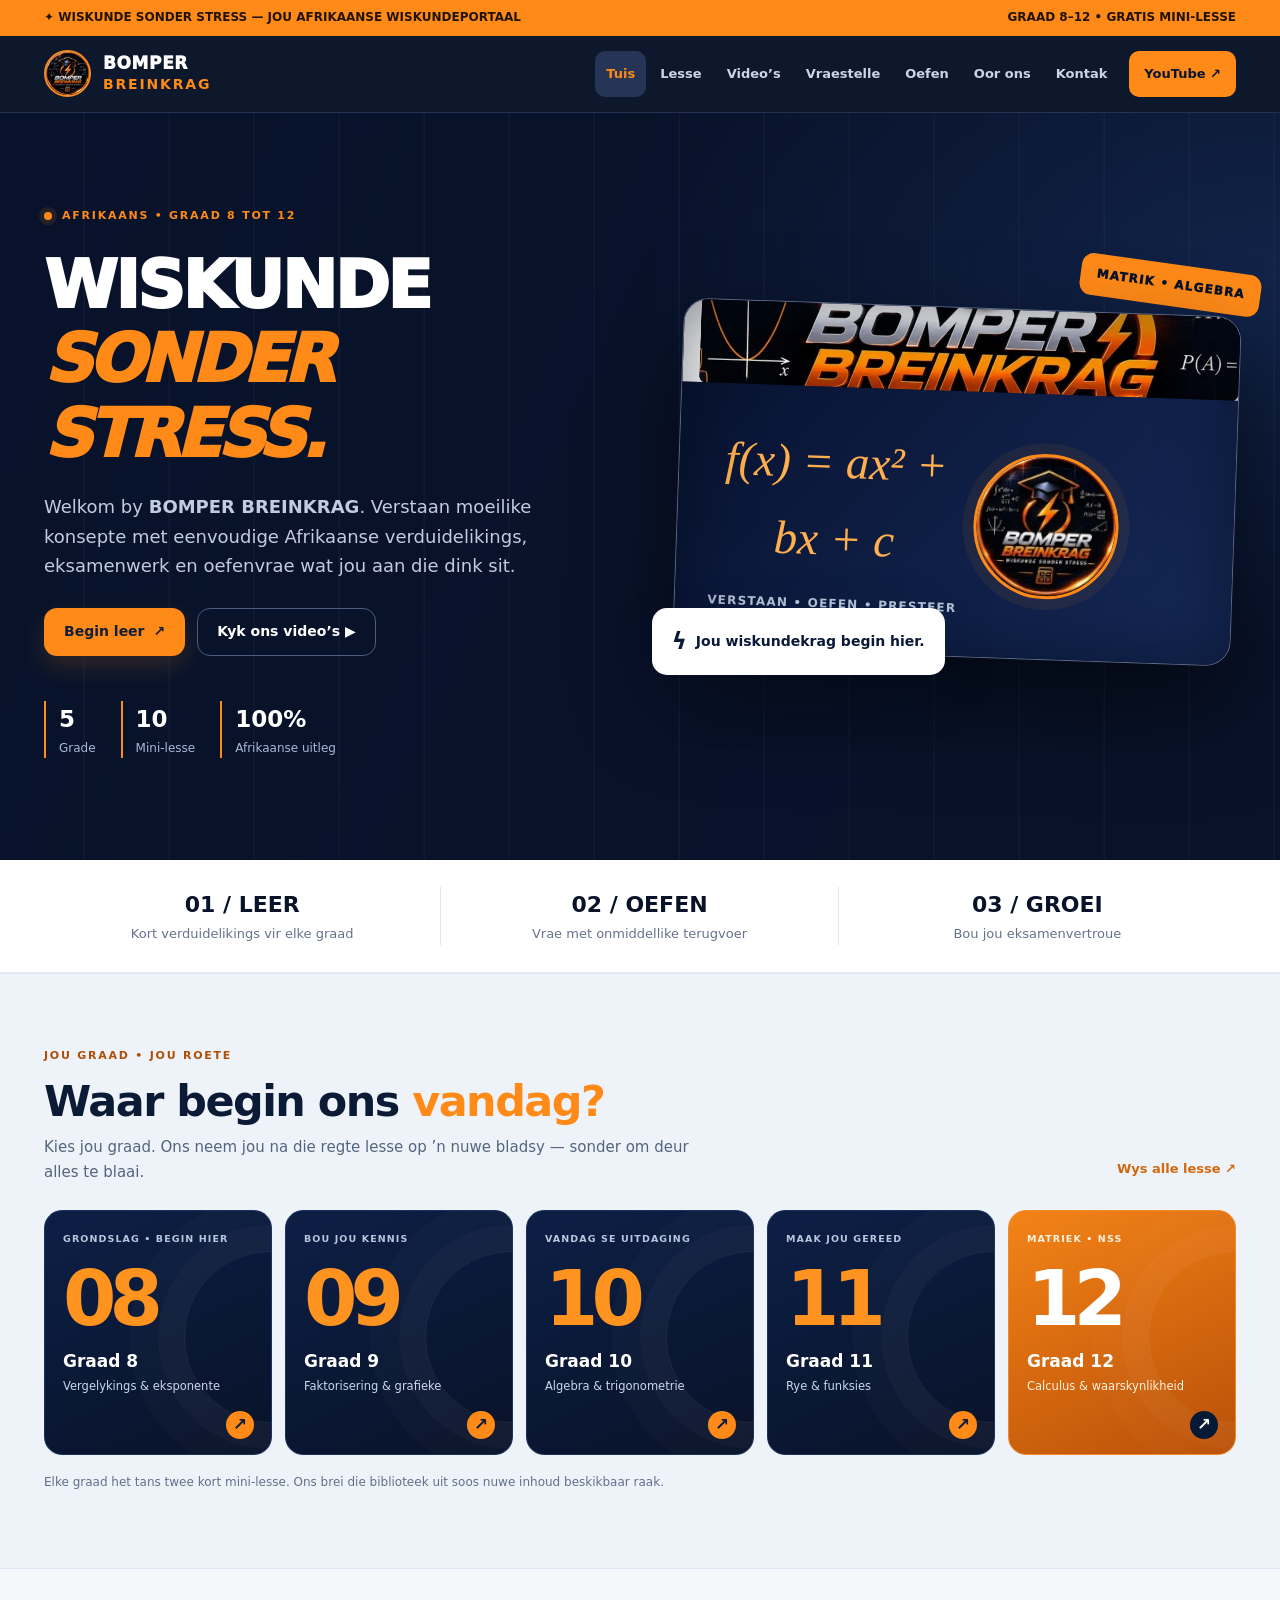
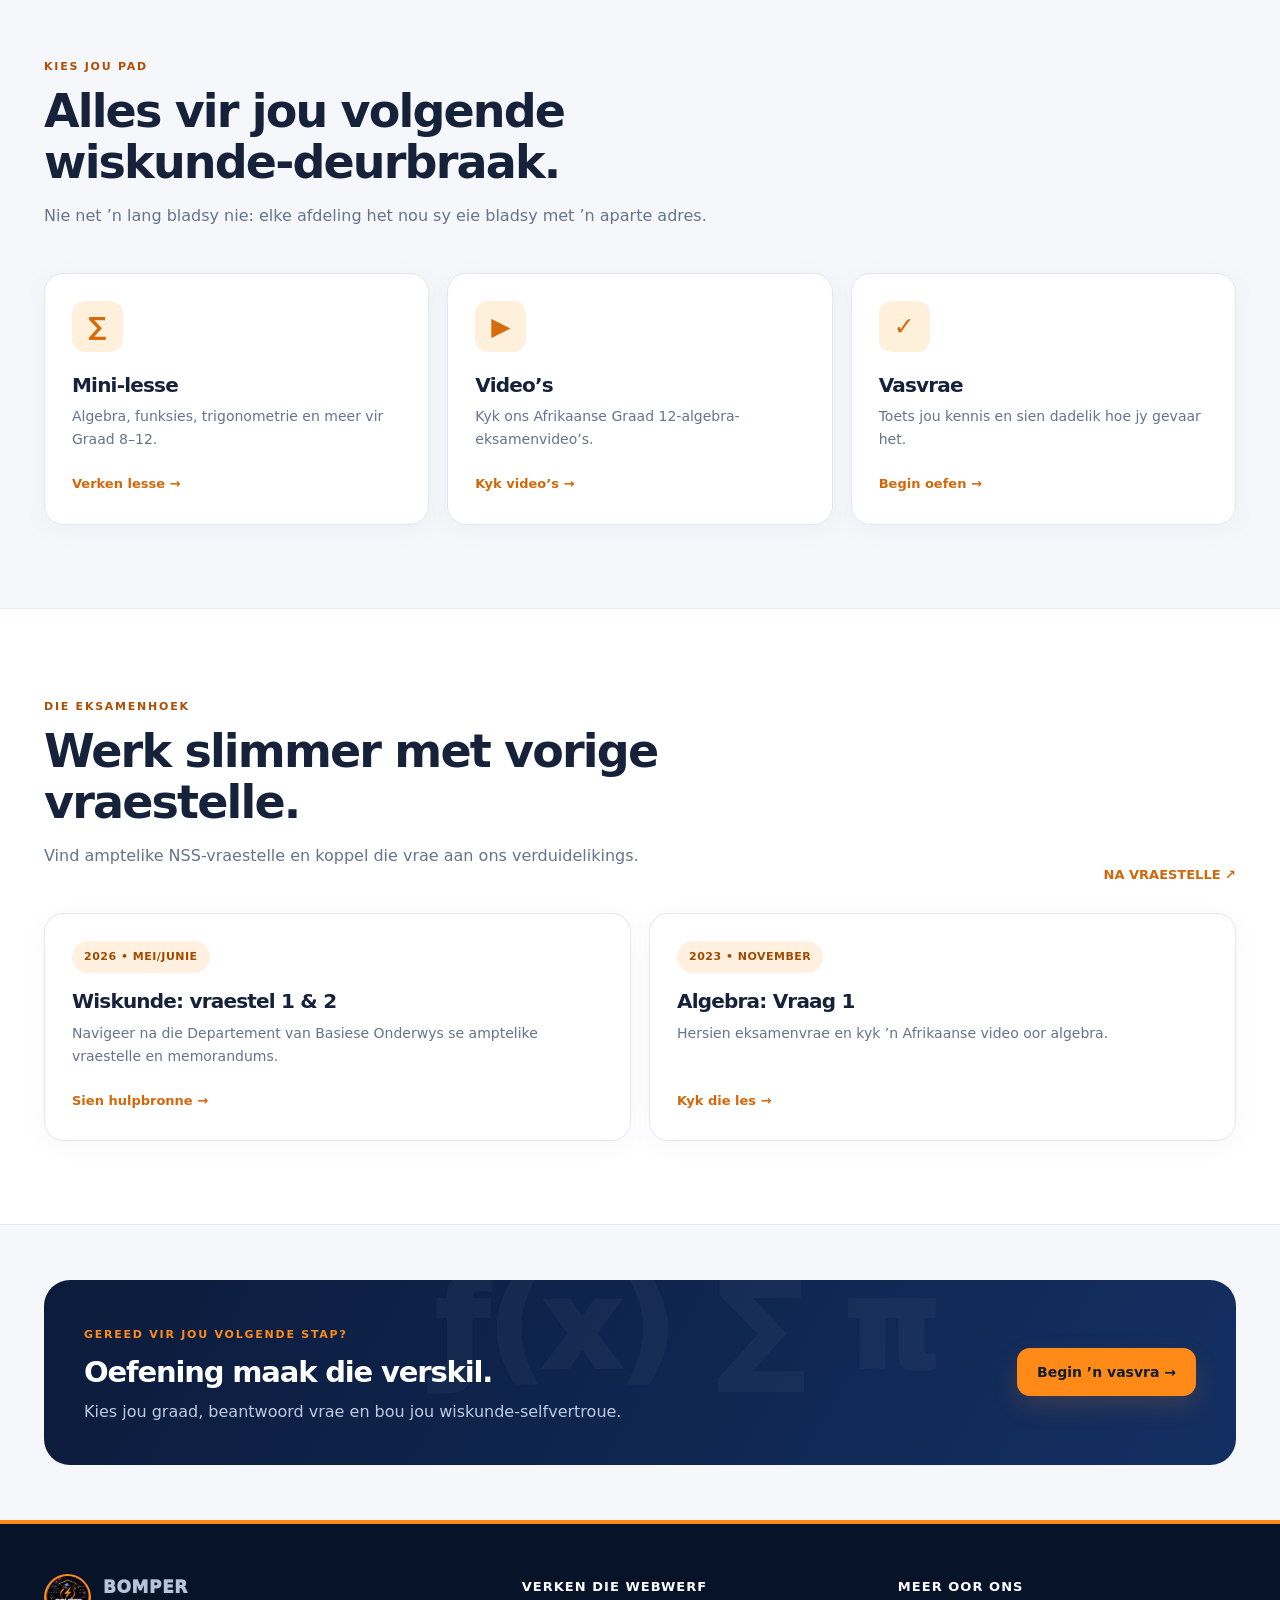
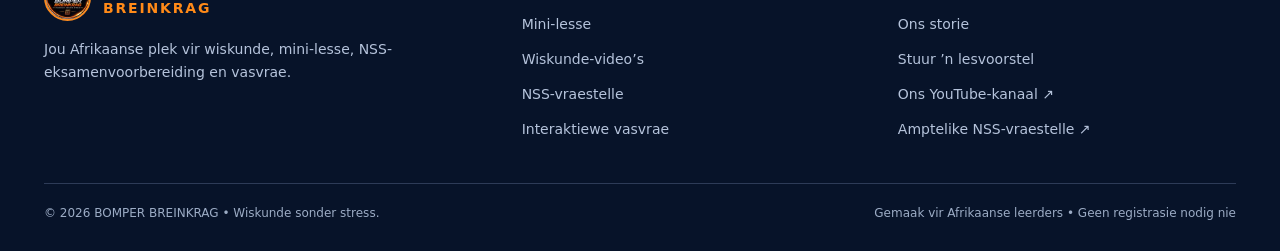
<file: index.html>
<!doctype html>
<html lang="af">
<head>
<meta charset="utf-8"><meta name="viewport" content="width=device-width,initial-scale=1">
<meta name="theme-color" content="#081229"><meta name="robots" content="index,follow">
<title>BOMPER BREINKRAG | Wiskunde sonder stress</title><meta name="description" content="Leer wiskunde in Afrikaans met BOMPER BREINKRAG: Graad 8–12 mini-lesse, NSS-wiskundevideo’s, vraestelle en interaktiewe vasvrae.">
<link rel="canonical" href="https://bomper2006.github.io/BOMPER-BREINKRAG/"><link rel="icon" type="image/svg+xml" href="favicon.svg">
<meta property="og:type" content="website"><meta property="og:locale" content="af_ZA"><meta property="og:site_name" content="BOMPER BREINKRAG">
<meta property="og:title" content="BOMPER BREINKRAG | Wiskunde sonder stress"><meta property="og:description" content="Leer wiskunde in Afrikaans met BOMPER BREINKRAG: Graad 8–12 mini-lesse, NSS-wiskundevideo’s, vraestelle en interaktiewe vasvrae."><meta property="og:url" content="https://bomper2006.github.io/BOMPER-BREINKRAG/">
<meta property="og:image" content="https://bomper2006.github.io/BOMPER-BREINKRAG/kanaal-banier.jpg"><meta name="twitter:card" content="summary_large_image">
<link rel="stylesheet" href="styles.css">
<script type="application/ld+json">{"@context":"https://schema.org","@type":"EducationalOrganization","name":"BOMPER BREINKRAG","url":"https://bomper2006.github.io/BOMPER-BREINKRAG/","description":"Afrikaanse wiskundelesse en NSS-eksamenvoorbereiding","sameAs":["https://www.youtube.com/@BOMPERBREINKRAG"],"inLanguage":"af"}</script>
<script src="data.js" defer></script><script src="app.js" defer></script>
</head>
<body data-page="index.html">
<a class="sr-only" href="#main">Slaan navigasie oor</a>
<div class="announcement"><div class="container"><span>✦ WISKUNDE SONDER STRESS — JOU AFRIKAANSE WISKUNDEPORTAAL</span><span>GRAAD 8–12 • GRATIS MINI-LESSE</span></div></div>
<header class="site-header"><div class="container nav-inner">
<a class="brand" href="index.html" aria-label="BOMPER BREINKRAG — tuis"><img src="kanaal-logo.jpg" alt="BOMPER BREINKRAG-kanaallogo"><span class="brand-label">BOMPER <strong>BREINKRAG</strong></span></a>
<button class="mobile-toggle" type="button" id="mobileToggle" aria-expanded="false" aria-controls="mainNav" aria-label="Maak kieslys oop">☰</button>
<nav class="nav-links" id="mainNav" aria-label="Hoofnavigasie"><a href="index.html" aria-current="page">Tuis</a><a href="lesse.html">Lesse</a><a href="videos.html">Video’s</a><a href="vraestelle.html">Vraestelle</a><a href="oefen.html">Oefen</a><a href="oor.html">Oor ons</a><a href="kontak.html">Kontak</a><a class="youtube-link" href="https://www.youtube.com/@BOMPERBREINKRAG" target="_blank" rel="noopener noreferrer">YouTube ↗</a></nav>
</div></header>
<main id="main">
<section class="home-hero"><div class="container home-grid">
<div class="hero-copy"><div class="kicker-row"><span class="dot"></span><span class="eyebrow">AFRIKAANS • GRAAD 8 TOT 12</span></div>
<h1>WISKUNDE<br><span class="subline">SONDER STRESS.</span></h1>
<p>Welkom by <strong>BOMPER BREINKRAG</strong>. Verstaan moeilike konsepte met eenvoudige Afrikaanse verduidelikings, eksamenwerk en oefenvrae wat jou aan die dink sit.</p>
<div class="btn-row"><a href="lesse.html" class="btn btn-orange">Begin leer <span aria-hidden="true">↗</span></a><a href="videos.html" class="btn btn-ghost">Kyk ons video’s ▶</a></div>
<div class="hero-proof"><div class="proof-item"><b>5</b><span>Grade</span></div><div class="proof-item"><b>10</b><span>Mini-lesse</span></div><div class="proof-item"><b>100%</b><span>Afrikaanse uitleg</span></div></div>
</div>
<div class="hero-visual"><div class="math-stamp">MATRIK • ALGEBRA</div><div class="hero-photo"><img src="kanaal-banier.jpg" alt="BOMPER BREINKRAG-kanaalbanier"><div class="visual-panel"><div class="visual-formula">f(x) = ax² + bx + c<span class="visual-note">VERSTAAN • OEFEN • PRESTEER</span></div><img src="kanaal-logo.jpg" alt="BOMPER BREINKRAG-kanaallogo"></div></div><div class="floating-label"><span>ϟ</span> Jou wiskundekrag begin hier.</div></div>
</div></section>
<section class="stats-band"><div class="container stats-inner"><div class="stat"><b>01 / LEER</b><span>Kort verduidelikings vir elke graad</span></div><div class="stat"><b>02 / OEFEN</b><span>Vrae met onmiddellike terugvoer</span></div><div class="stat"><b>03 / GROEI</b><span>Bou jou eksamenvertroue</span></div></div></section>
<section class="section grade-launch" aria-labelledby="grade-launch-title"><div class="container">
<div class="grade-launch-heading"><div><span class="eyebrow dark">JOU GRAAD • JOU ROETE</span><h2 id="grade-launch-title">Waar begin ons <span class="accent">vandag?</span></h2><p>Kies jou graad. Ons neem jou na die regte lesse op ’n nuwe bladsy — sonder om deur alles te blaai.</p></div><a class="text-link" href="lesse.html">Wys alle lesse ↗</a></div>
<div class="grade-launch-grid">
<a class="grade-tile" href="lesse.html?graad=8" aria-label="Maak Graad 8 se lesse oop"><span class="grade-tile-top">GRONDSLAG • BEGIN HIER</span><strong>08</strong><span class="grade-tile-name">Graad 8</span><span class="grade-tile-topic">Vergelykings &amp; eksponente</span><span class="grade-tile-arrow" aria-hidden="true">↗</span></a>
<a class="grade-tile" href="lesse.html?graad=9" aria-label="Maak Graad 9 se lesse oop"><span class="grade-tile-top">BOU JOU KENNIS</span><strong>09</strong><span class="grade-tile-name">Graad 9</span><span class="grade-tile-topic">Faktorisering &amp; grafieke</span><span class="grade-tile-arrow" aria-hidden="true">↗</span></a>
<a class="grade-tile" href="lesse.html?graad=10" aria-label="Maak Graad 10 se lesse oop"><span class="grade-tile-top">VANDAG SE UITDAGING</span><strong>10</strong><span class="grade-tile-name">Graad 10</span><span class="grade-tile-topic">Algebra &amp; trigonometrie</span><span class="grade-tile-arrow" aria-hidden="true">↗</span></a>
<a class="grade-tile" href="lesse.html?graad=11" aria-label="Maak Graad 11 se lesse oop"><span class="grade-tile-top">MAAK JOU GEREED</span><strong>11</strong><span class="grade-tile-name">Graad 11</span><span class="grade-tile-topic">Rye &amp; funksies</span><span class="grade-tile-arrow" aria-hidden="true">↗</span></a>
<a class="grade-tile grade-tile-final" href="lesse.html?graad=12" aria-label="Maak Graad 12 se lesse oop"><span class="grade-tile-top">MATRIEK • NSS</span><strong>12</strong><span class="grade-tile-name">Graad 12</span><span class="grade-tile-topic">Calculus &amp; waarskynlikheid</span><span class="grade-tile-arrow" aria-hidden="true">↗</span></a>
</div><p class="grade-note">Elke graad het tans twee kort mini-lesse. Ons brei die biblioteek uit soos nuwe inhoud beskikbaar raak.</p></div></section>
<section class="section"><div class="container"><div class="section-head-row"><div class="section-heading"><span class="eyebrow dark">KIES JOU PAD</span><h2>Alles vir jou volgende wiskunde-deurbraak.</h2><p>Nie net ’n lang bladsy nie: elke afdeling het nou sy eie bladsy met ’n aparte adres.</p></div></div>
<div class="cards"><article class="feature-card"><div class="feature-icon">∑</div><h3>Mini-lesse</h3><p>Algebra, funksies, trigonometrie en meer vir Graad 8–12.</p><a href="lesse.html">Verken lesse →</a></article>
<article class="feature-card"><div class="feature-icon">▶</div><h3>Video’s</h3><p>Kyk ons Afrikaanse Graad 12-algebra-eksamenvideo’s.</p><a href="videos.html">Kyk video’s →</a></article>
<article class="feature-card"><div class="feature-icon">✓</div><h3>Vasvrae</h3><p>Toets jou kennis en sien dadelik hoe jy gevaar het.</p><a href="oefen.html">Begin oefen →</a></article></div>
</div></section>
<section class="section light-section"><div class="container"><div class="section-head-row"><div class="section-heading"><span class="eyebrow dark">DIE EKSAMENHOEK</span><h2>Werk slimmer met vorige vraestelle.</h2><p>Vind amptelike NSS-vraestelle en koppel die vrae aan ons verduidelikings.</p></div><a href="vraestelle.html" class="text-link">NA VRAESTELLE ↗</a></div>
<div class="cards two"><article class="feature-card"><span class="chip orange">2026 • MEI/JUNIE</span><h3 style="margin-top:17px">Wiskunde: vraestel 1 &amp; 2</h3><p>Navigeer na die Departement van Basiese Onderwys se amptelike vraestelle en memorandums.</p><a href="vraestelle.html">Sien hulpbronne →</a></article><article class="feature-card"><span class="chip orange">2023 • NOVEMBER</span><h3 style="margin-top:17px">Algebra: Vraag 1</h3><p>Hersien eksamenvrae en kyk ’n Afrikaanse video oor algebra.</p><a href="videos.html">Kyk die les →</a></article></div></div></section>
<section class="section tight"><div class="container"><div class="mid-banner"><div><span class="eyebrow">GEREED VIR JOU VOLGENDE STAP?</span><h2>Oefening maak die verskil.</h2><p>Kies jou graad, beantwoord vrae en bou jou wiskunde-selfvertroue.</p></div><a href="oefen.html" class="btn btn-orange">Begin ’n vasvra →</a></div></div></section></main>
<footer class="site-footer"><div class="container"><div class="footer-grid">
<div><a class="brand" href="index.html"><img src="kanaal-logo.jpg" alt=""><span class="brand-label">BOMPER <strong>BREINKRAG</strong></span></a><p>Jou Afrikaanse plek vir wiskunde, mini-lesse, NSS-eksamenvoorbereiding en vasvrae.</p></div>
<div><h3>Verken die webwerf</h3><div class="footer-links"><a href="lesse.html">Mini-lesse</a><a href="videos.html">Wiskunde-video’s</a><a href="vraestelle.html">NSS-vraestelle</a><a href="oefen.html">Interaktiewe vasvrae</a></div></div>
<div><h3>Meer oor ons</h3><div class="footer-links"><a href="oor.html">Ons storie</a><a href="kontak.html">Stuur ’n lesvoorstel</a><a href="https://www.youtube.com/@BOMPERBREINKRAG" target="_blank" rel="noopener noreferrer">Ons YouTube-kanaal ↗</a><a href="https://www.education.gov.za/Curriculum/NationalSeniorCertificate%28NSC%29Examinations/NSCPastExaminationpapers.aspx" target="_blank" rel="noopener noreferrer">Amptelike NSS-vraestelle ↗</a></div></div>
</div><div class="footer-bottom"><span>© <span id="siteYear">2026</span> BOMPER BREINKRAG • Wiskunde sonder stress.</span><span>Gemaak vir Afrikaanse leerders • Geen registrasie nodig nie</span></div></div></footer></body></html>
</file>
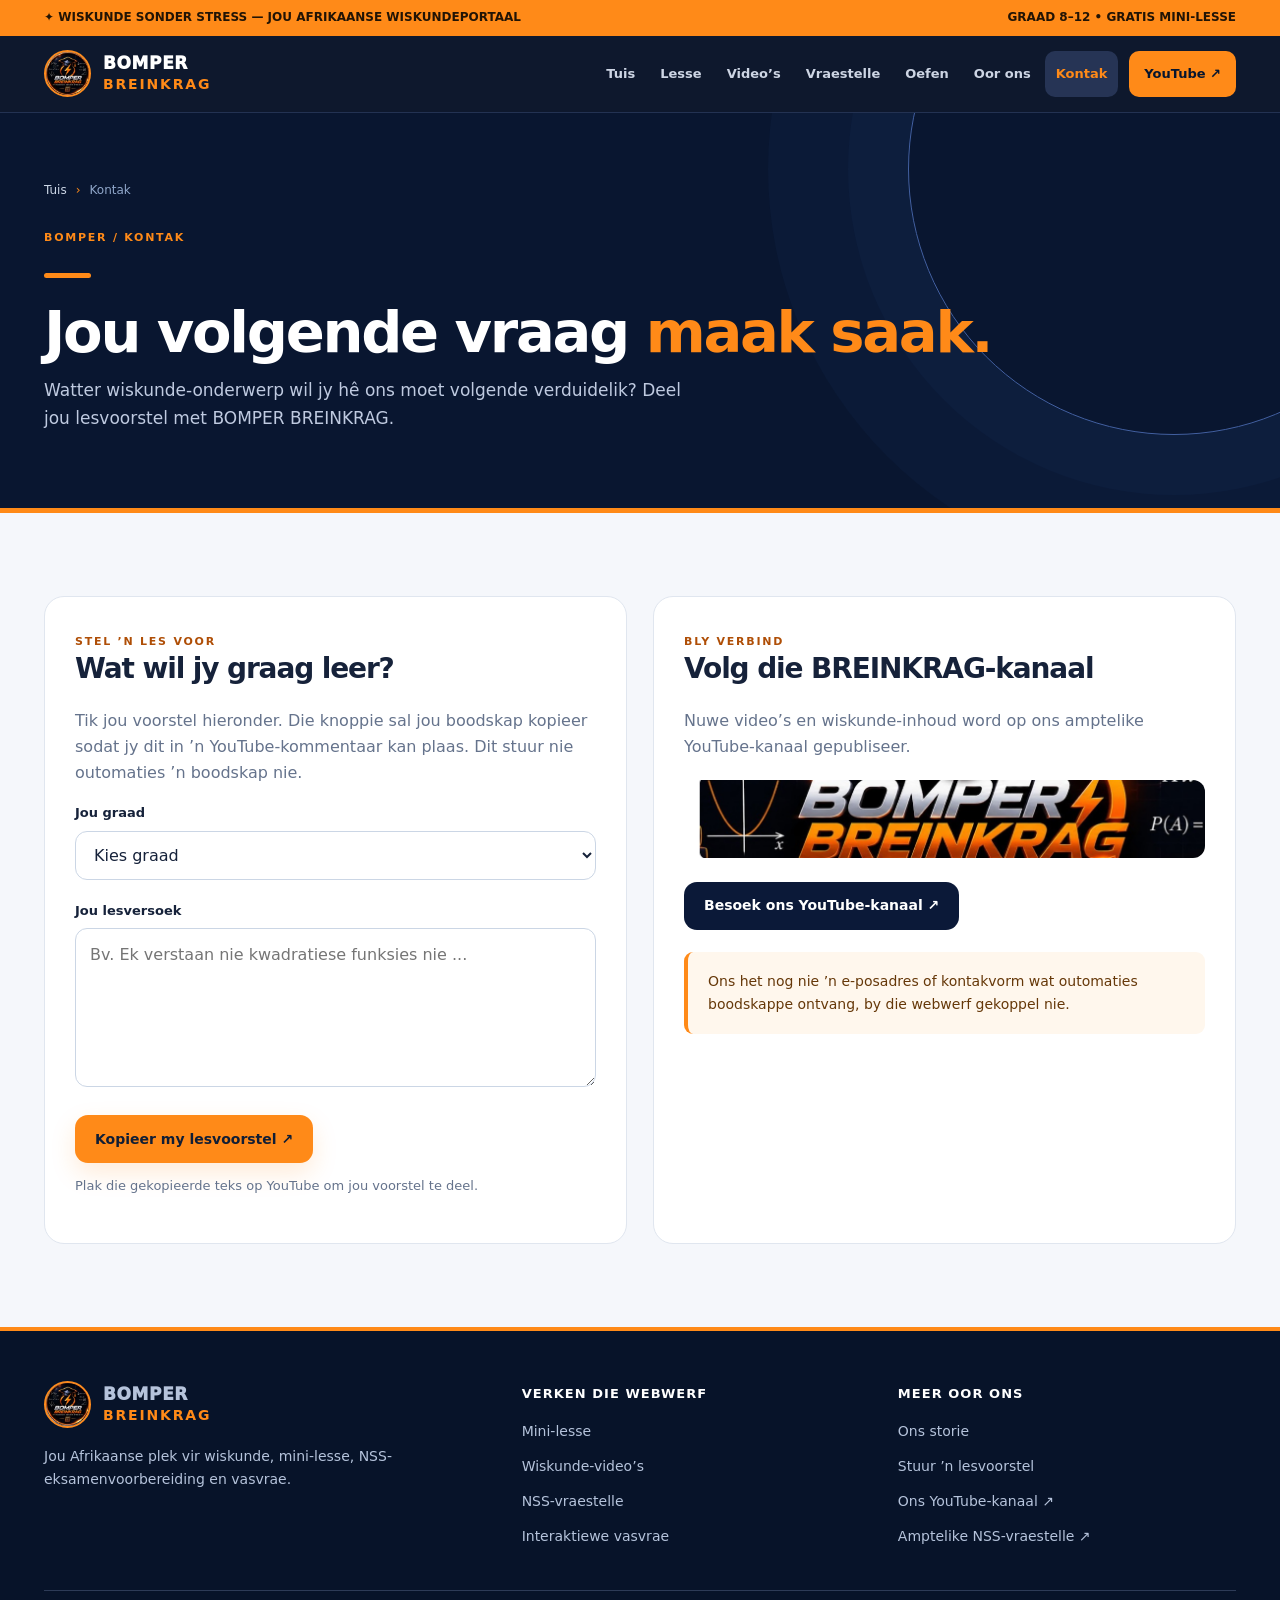
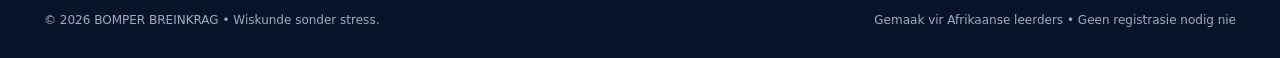
<file: kontak.html>
<!doctype html>
<html lang="af">
<head>
<meta charset="utf-8"><meta name="viewport" content="width=device-width,initial-scale=1">
<meta name="theme-color" content="#081229"><meta name="robots" content="index,follow">
<title>Kontak ons | BOMPER BREINKRAG</title><meta name="description" content="Stel ’n Afrikaanse wiskundeles voor of besoek die BOMPER BREINKRAG YouTube-kanaal.">
<link rel="canonical" href="https://bomper2006.github.io/BOMPER-BREINKRAG/kontak.html"><link rel="icon" type="image/svg+xml" href="favicon.svg">
<meta property="og:type" content="website"><meta property="og:locale" content="af_ZA"><meta property="og:site_name" content="BOMPER BREINKRAG">
<meta property="og:title" content="Kontak ons | BOMPER BREINKRAG"><meta property="og:description" content="Stel ’n Afrikaanse wiskundeles voor of besoek die BOMPER BREINKRAG YouTube-kanaal."><meta property="og:url" content="https://bomper2006.github.io/BOMPER-BREINKRAG/kontak.html">
<meta property="og:image" content="https://bomper2006.github.io/BOMPER-BREINKRAG/kanaal-banier.jpg"><meta name="twitter:card" content="summary_large_image">
<link rel="stylesheet" href="styles.css">
<script type="application/ld+json">{"@context":"https://schema.org","@type":"EducationalOrganization","name":"BOMPER BREINKRAG","url":"https://bomper2006.github.io/BOMPER-BREINKRAG/","description":"Afrikaanse wiskundelesse en NSS-eksamenvoorbereiding","sameAs":["https://www.youtube.com/@BOMPERBREINKRAG"],"inLanguage":"af"}</script>
<script src="data.js" defer></script><script src="app.js" defer></script>
</head>
<body data-page="kontak.html">
<a class="sr-only" href="#main">Slaan navigasie oor</a>
<div class="announcement"><div class="container"><span>✦ WISKUNDE SONDER STRESS — JOU AFRIKAANSE WISKUNDEPORTAAL</span><span>GRAAD 8–12 • GRATIS MINI-LESSE</span></div></div>
<header class="site-header"><div class="container nav-inner">
<a class="brand" href="index.html" aria-label="BOMPER BREINKRAG — tuis"><img src="kanaal-logo.jpg" alt="BOMPER BREINKRAG-kanaallogo"><span class="brand-label">BOMPER <strong>BREINKRAG</strong></span></a>
<button class="mobile-toggle" type="button" id="mobileToggle" aria-expanded="false" aria-controls="mainNav" aria-label="Maak kieslys oop">☰</button>
<nav class="nav-links" id="mainNav" aria-label="Hoofnavigasie"><a href="index.html">Tuis</a><a href="lesse.html">Lesse</a><a href="videos.html">Video’s</a><a href="vraestelle.html">Vraestelle</a><a href="oefen.html">Oefen</a><a href="oor.html">Oor ons</a><a href="kontak.html" aria-current="page">Kontak</a><a class="youtube-link" href="https://www.youtube.com/@BOMPERBREINKRAG" target="_blank" rel="noopener noreferrer">YouTube ↗</a></nav>
</div></header>
<main id="main">
<section class="page-hero"><div class="container"><div class="breadcrumbs"><a href="index.html">Tuis</a><span>›</span>Kontak</div><span class="eyebrow">BOMPER / KONTAK</span><div class="orange-rule"></div><h1>Jou volgende vraag <span class="accent">maak saak.</span></h1><p>Watter wiskunde-onderwerp wil jy hê ons moet volgende verduidelik? Deel jou lesvoorstel met BOMPER BREINKRAG.</p></div></section><section class="section"><div class="container contact-layout"><div class="contact-panel"><span class="eyebrow dark">STEL ’N LES VOOR</span><h2>Wat wil jy graag leer?</h2><p class="muted">Tik jou voorstel hieronder. Die knoppie sal jou boodskap kopieer sodat jy dit in ’n YouTube-kommentaar kan plaas. Dit stuur nie outomaties ’n boodskap nie.</p><div class="field-group"><label class="field-label" for="requestGrade">Jou graad</label><select id="requestGrade" class="field"><option value="">Kies graad</option><option>Graad 8</option><option>Graad 9</option><option>Graad 10</option><option>Graad 11</option><option>Graad 12</option></select></div><div class="field-group"><label class="field-label" for="requestText">Jou lesversoek</label><textarea id="requestText" class="field" rows="5" placeholder="Bv. Ek verstaan nie kwadratiese funksies nie ..."></textarea></div><button type="button" id="copyRequest" class="btn btn-orange">Kopieer my lesvoorstel ↗</button><p class="contact-note" id="copyStatus" role="status">Plak die gekopieerde teks op YouTube om jou voorstel te deel.</p></div>
<div class="contact-panel"><span class="eyebrow dark">BLY VERBIND</span><h2>Volg die BREINKRAG-kanaal</h2><p class="muted">Nuwe video’s en wiskunde-inhoud word op ons amptelike YouTube-kanaal gepubliseer.</p><img src="kanaal-banier.jpg" alt="BOMPER BREINKRAG YouTube-banier" style="border-radius:12px;margin:20px 0 24px;width:100%"><a href="https://www.youtube.com/@BOMPERBREINKRAG" class="btn btn-dark" target="_blank" rel="noopener noreferrer">Besoek ons YouTube-kanaal ↗</a><div class="callout">Ons het nog nie ’n e-posadres of kontakvorm wat outomaties boodskappe ontvang, by die webwerf gekoppel nie.</div></div></div></section></main>
<footer class="site-footer"><div class="container"><div class="footer-grid">
<div><a class="brand" href="index.html"><img src="kanaal-logo.jpg" alt=""><span class="brand-label">BOMPER <strong>BREINKRAG</strong></span></a><p>Jou Afrikaanse plek vir wiskunde, mini-lesse, NSS-eksamenvoorbereiding en vasvrae.</p></div>
<div><h3>Verken die webwerf</h3><div class="footer-links"><a href="lesse.html">Mini-lesse</a><a href="videos.html">Wiskunde-video’s</a><a href="vraestelle.html">NSS-vraestelle</a><a href="oefen.html">Interaktiewe vasvrae</a></div></div>
<div><h3>Meer oor ons</h3><div class="footer-links"><a href="oor.html">Ons storie</a><a href="kontak.html">Stuur ’n lesvoorstel</a><a href="https://www.youtube.com/@BOMPERBREINKRAG" target="_blank" rel="noopener noreferrer">Ons YouTube-kanaal ↗</a><a href="https://www.education.gov.za/Curriculum/NationalSeniorCertificate%28NSC%29Examinations/NSCPastExaminationpapers.aspx" target="_blank" rel="noopener noreferrer">Amptelike NSS-vraestelle ↗</a></div></div>
</div><div class="footer-bottom"><span>© <span id="siteYear">2026</span> BOMPER BREINKRAG • Wiskunde sonder stress.</span><span>Gemaak vir Afrikaanse leerders • Geen registrasie nodig nie</span></div></div></footer></body></html>
</file>
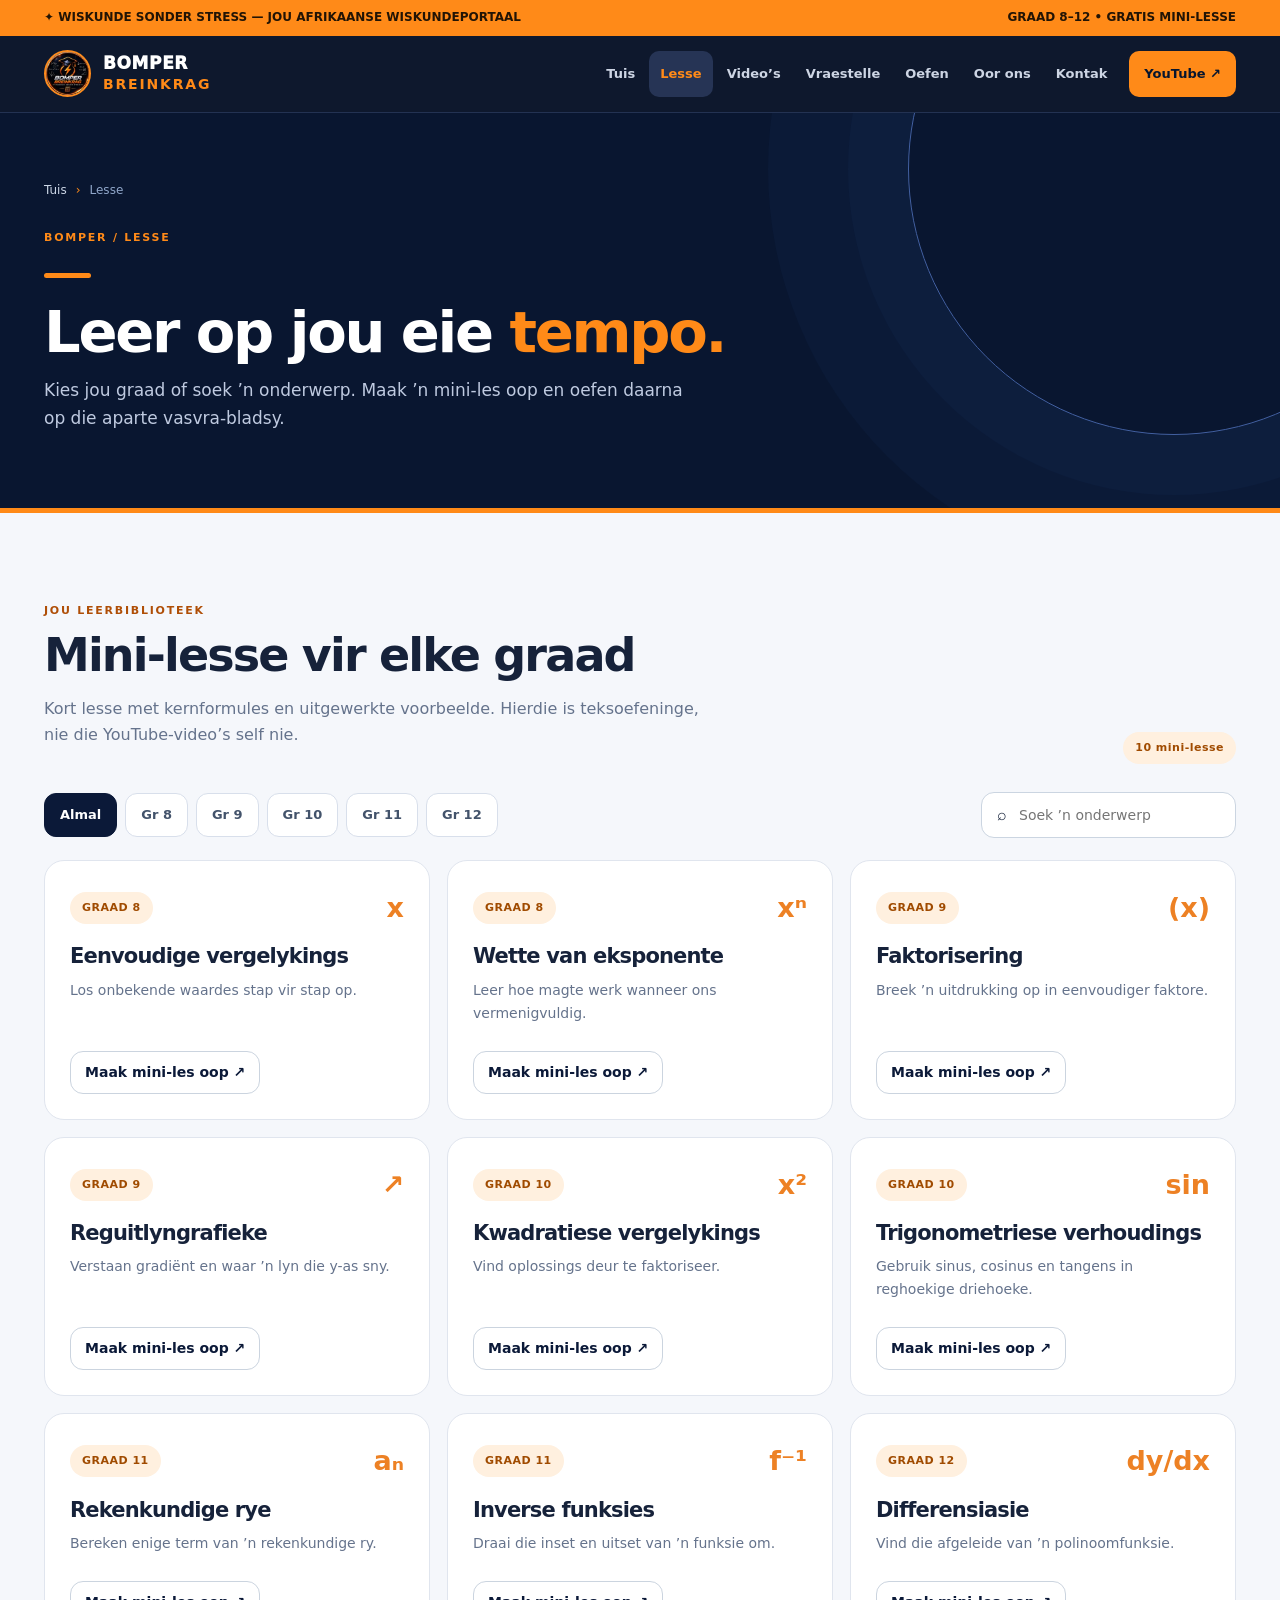
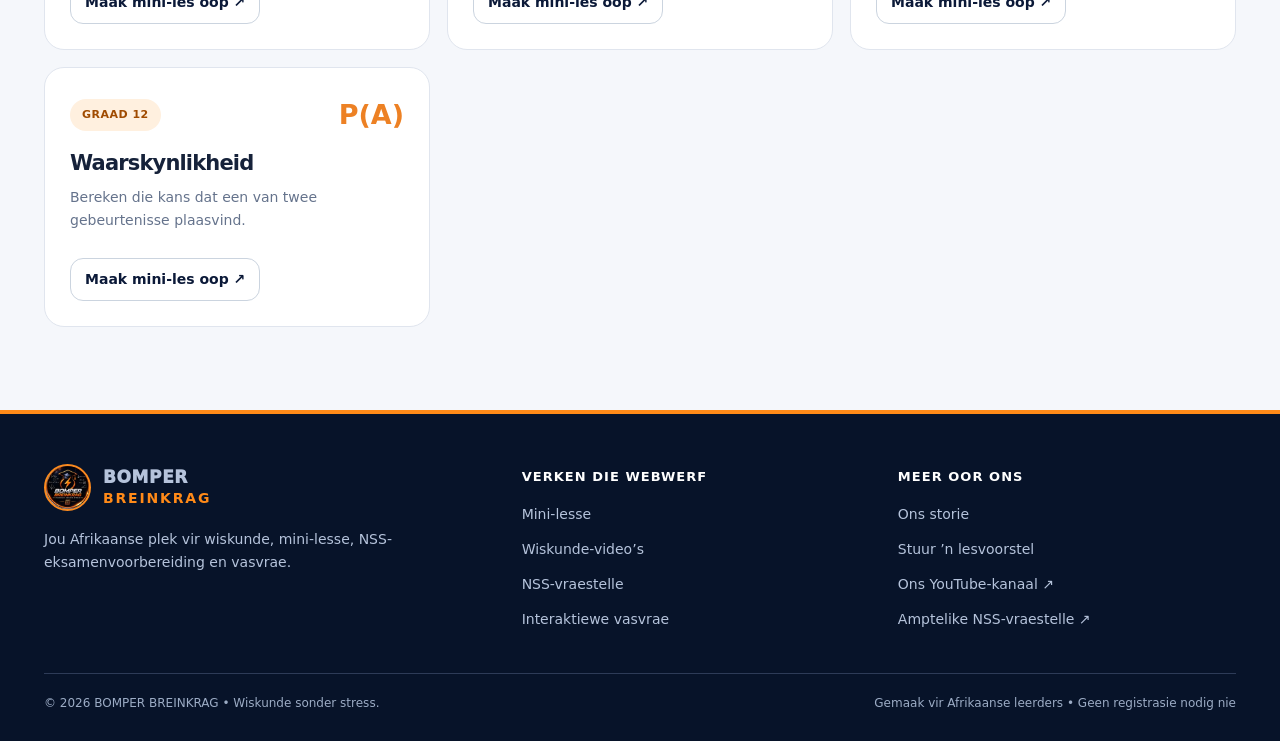
<file: lesse.html>
<!doctype html>
<html lang="af">
<head>
<meta charset="utf-8"><meta name="viewport" content="width=device-width,initial-scale=1">
<meta name="theme-color" content="#081229"><meta name="robots" content="index,follow">
<title>Mini-lesse | BOMPER BREINKRAG</title><meta name="description" content="Gratis Afrikaanse wiskunde mini-lesse vir Graad 8, 9, 10, 11 en 12. Lees formules en werk deur voorbeelde.">
<link rel="canonical" href="https://bomper2006.github.io/BOMPER-BREINKRAG/lesse.html"><link rel="icon" type="image/svg+xml" href="favicon.svg">
<meta property="og:type" content="website"><meta property="og:locale" content="af_ZA"><meta property="og:site_name" content="BOMPER BREINKRAG">
<meta property="og:title" content="Mini-lesse | BOMPER BREINKRAG"><meta property="og:description" content="Gratis Afrikaanse wiskunde mini-lesse vir Graad 8, 9, 10, 11 en 12. Lees formules en werk deur voorbeelde."><meta property="og:url" content="https://bomper2006.github.io/BOMPER-BREINKRAG/lesse.html">
<meta property="og:image" content="https://bomper2006.github.io/BOMPER-BREINKRAG/kanaal-banier.jpg"><meta name="twitter:card" content="summary_large_image">
<link rel="stylesheet" href="styles.css">
<script type="application/ld+json">{"@context":"https://schema.org","@type":"EducationalOrganization","name":"BOMPER BREINKRAG","url":"https://bomper2006.github.io/BOMPER-BREINKRAG/","description":"Afrikaanse wiskundelesse en NSS-eksamenvoorbereiding","sameAs":["https://www.youtube.com/@BOMPERBREINKRAG"],"inLanguage":"af"}</script>
<script src="data.js" defer></script><script src="app.js" defer></script>
</head>
<body data-page="lesse.html">
<a class="sr-only" href="#main">Slaan navigasie oor</a>
<div class="announcement"><div class="container"><span>✦ WISKUNDE SONDER STRESS — JOU AFRIKAANSE WISKUNDEPORTAAL</span><span>GRAAD 8–12 • GRATIS MINI-LESSE</span></div></div>
<header class="site-header"><div class="container nav-inner">
<a class="brand" href="index.html" aria-label="BOMPER BREINKRAG — tuis"><img src="kanaal-logo.jpg" alt="BOMPER BREINKRAG-kanaallogo"><span class="brand-label">BOMPER <strong>BREINKRAG</strong></span></a>
<button class="mobile-toggle" type="button" id="mobileToggle" aria-expanded="false" aria-controls="mainNav" aria-label="Maak kieslys oop">☰</button>
<nav class="nav-links" id="mainNav" aria-label="Hoofnavigasie"><a href="index.html">Tuis</a><a href="lesse.html" aria-current="page">Lesse</a><a href="videos.html">Video’s</a><a href="vraestelle.html">Vraestelle</a><a href="oefen.html">Oefen</a><a href="oor.html">Oor ons</a><a href="kontak.html">Kontak</a><a class="youtube-link" href="https://www.youtube.com/@BOMPERBREINKRAG" target="_blank" rel="noopener noreferrer">YouTube ↗</a></nav>
</div></header>
<main id="main">
<section class="page-hero"><div class="container"><div class="breadcrumbs"><a href="index.html">Tuis</a><span>›</span>Lesse</div><span class="eyebrow">BOMPER / LESSE</span><div class="orange-rule"></div><h1>Leer op jou eie <span class="accent">tempo.</span></h1><p>Kies jou graad of soek ’n onderwerp. Maak ’n mini-les oop en oefen daarna op die aparte vasvra-bladsy.</p></div></section><section class="section"><div class="container">
<div class="section-head-row"><div class="section-heading"><span class="eyebrow dark">JOU LEERBIBLIOTEEK</span><h2>Mini-lesse vir elke graad</h2><p>Kort lesse met kernformules en uitgewerkte voorbeelde. Hierdie is teksoefeninge, nie die YouTube-video’s self nie.</p></div><span class="chip orange" id="lessonCount">10 mini-lesse</span></div>
<div class="toolbar"><div class="filter-row" id="gradeFilters" role="group" aria-label="Kies jou graad"><button class="filter-btn" type="button" data-grade="almal" aria-pressed="true">Almal</button><button class="filter-btn" type="button" data-grade="8" aria-pressed="false">Gr 8</button><button class="filter-btn" type="button" data-grade="9" aria-pressed="false">Gr 9</button><button class="filter-btn" type="button" data-grade="10" aria-pressed="false">Gr 10</button><button class="filter-btn" type="button" data-grade="11" aria-pressed="false">Gr 11</button><button class="filter-btn" type="button" data-grade="12" aria-pressed="false">Gr 12</button></div>
<label class="search"><span aria-hidden="true">⌕</span><input id="lessonSearch" type="search" placeholder="Soek ’n onderwerp" aria-label="Soek mini-lesse"></label></div>
<div id="lessonGrid" class="lesson-grid"></div><p class="empty" id="lessonEmpty" hidden>Geen mini-lesse pas by jou soektog nie.</p></div></section>
<dialog class="dialog" id="lessonDialog" aria-labelledby="lessonTitle"><div class="dialog-body"><div class="dialog-header"><div><span id="lessonGrade" class="chip orange"></span><h2 id="lessonTitle" style="font-size:30px;margin:14px 0 7px"></h2></div><button type="button" id="closeDialog" class="dialog-close" aria-label="Maak mini-les toe">×</button></div><p id="lessonDescription" class="muted"></p><h3 style="font-size:16px">Kernformule</h3><div class="formula-box" id="lessonFormula"></div><h3 style="font-size:16px">Uitgewerkte voorbeeld</h3><div class="worked-example" id="lessonExample"></div><p class="small muted">Wenk: probeer die voorbeeld weer sonder om te kyk.</p><a id="lessonPractice" class="btn btn-orange" href="oefen.html">Oefen hierdie graad →</a></div></dialog></main>
<footer class="site-footer"><div class="container"><div class="footer-grid">
<div><a class="brand" href="index.html"><img src="kanaal-logo.jpg" alt=""><span class="brand-label">BOMPER <strong>BREINKRAG</strong></span></a><p>Jou Afrikaanse plek vir wiskunde, mini-lesse, NSS-eksamenvoorbereiding en vasvrae.</p></div>
<div><h3>Verken die webwerf</h3><div class="footer-links"><a href="lesse.html">Mini-lesse</a><a href="videos.html">Wiskunde-video’s</a><a href="vraestelle.html">NSS-vraestelle</a><a href="oefen.html">Interaktiewe vasvrae</a></div></div>
<div><h3>Meer oor ons</h3><div class="footer-links"><a href="oor.html">Ons storie</a><a href="kontak.html">Stuur ’n lesvoorstel</a><a href="https://www.youtube.com/@BOMPERBREINKRAG" target="_blank" rel="noopener noreferrer">Ons YouTube-kanaal ↗</a><a href="https://www.education.gov.za/Curriculum/NationalSeniorCertificate%28NSC%29Examinations/NSCPastExaminationpapers.aspx" target="_blank" rel="noopener noreferrer">Amptelike NSS-vraestelle ↗</a></div></div>
</div><div class="footer-bottom"><span>© <span id="siteYear">2026</span> BOMPER BREINKRAG • Wiskunde sonder stress.</span><span>Gemaak vir Afrikaanse leerders • Geen registrasie nodig nie</span></div></div></footer></body></html>
</file>
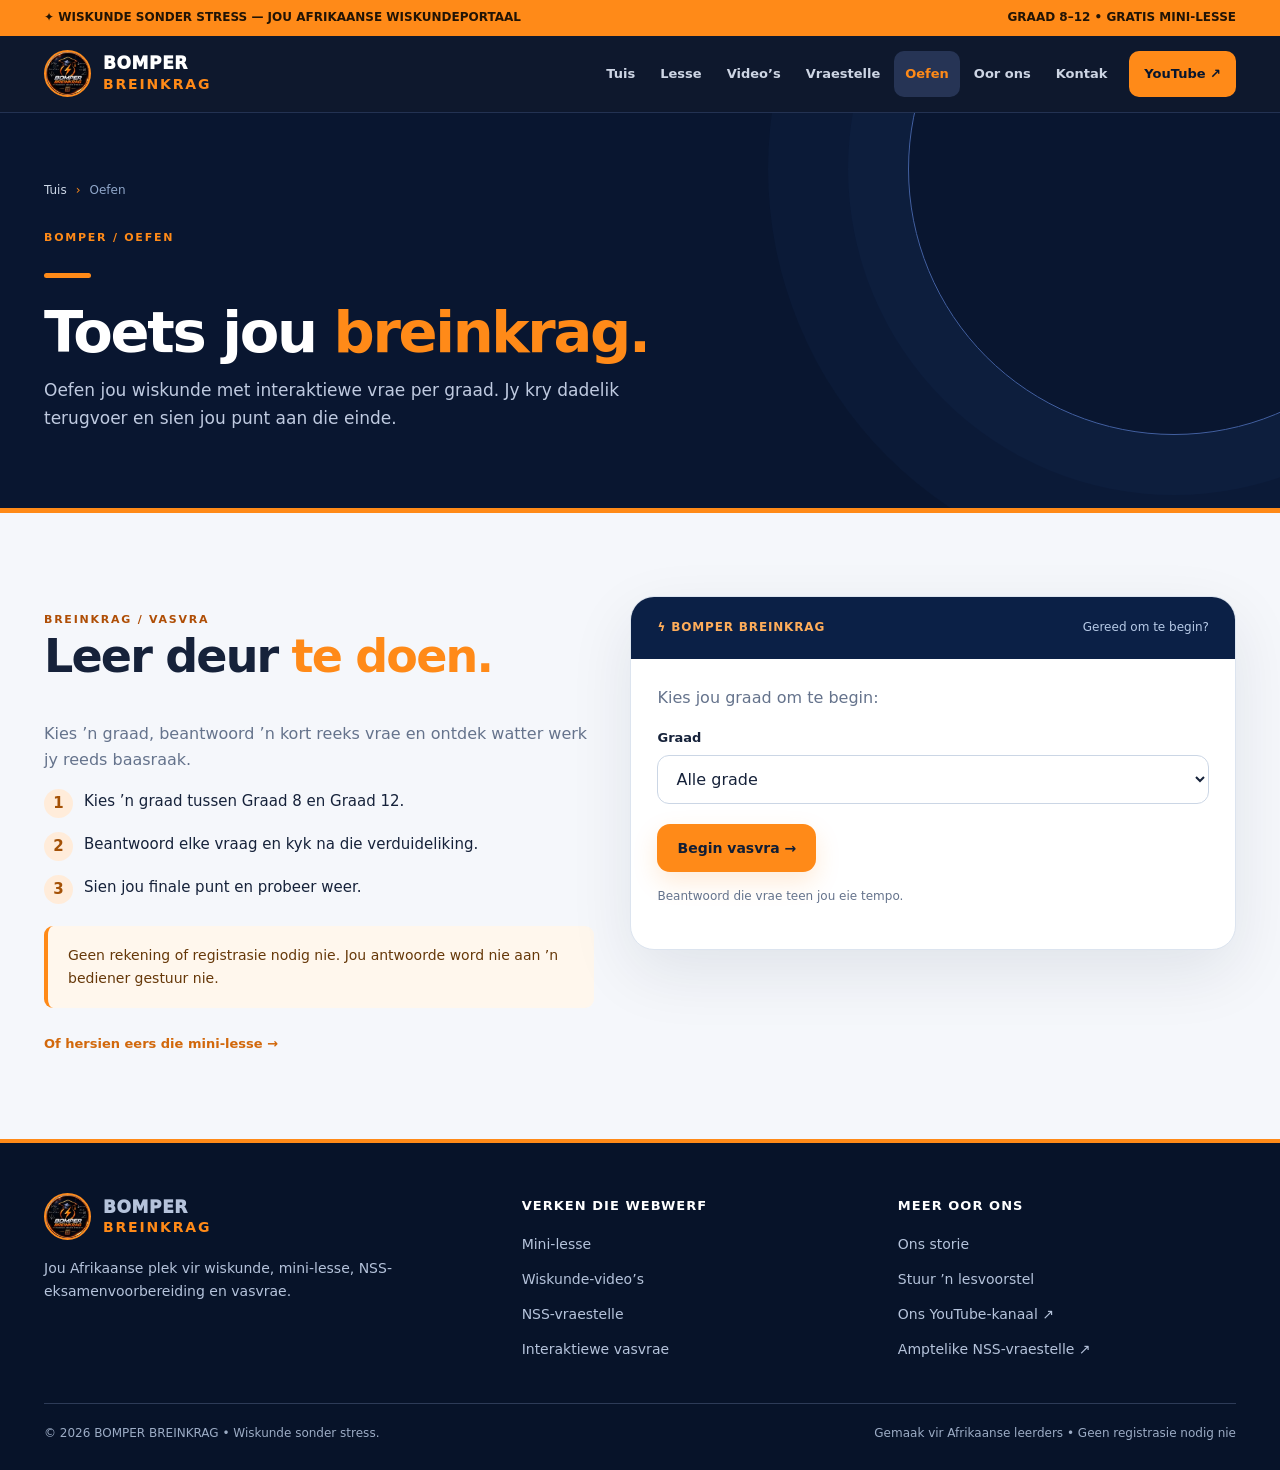
<file: oefen.html>
<!doctype html>
<html lang="af">
<head>
<meta charset="utf-8"><meta name="viewport" content="width=device-width,initial-scale=1">
<meta name="theme-color" content="#081229"><meta name="robots" content="index,follow">
<title>Gratis wiskunde-vasvrae | BOMPER BREINKRAG</title><meta name="description" content="Oefen gratis wiskunde vir Graad 8–12 met interaktiewe Afrikaanse vasvrae, punte en verduidelikings.">
<link rel="canonical" href="https://bomper2006.github.io/BOMPER-BREINKRAG/oefen.html"><link rel="icon" type="image/svg+xml" href="favicon.svg">
<meta property="og:type" content="website"><meta property="og:locale" content="af_ZA"><meta property="og:site_name" content="BOMPER BREINKRAG">
<meta property="og:title" content="Gratis wiskunde-vasvrae | BOMPER BREINKRAG"><meta property="og:description" content="Oefen gratis wiskunde vir Graad 8–12 met interaktiewe Afrikaanse vasvrae, punte en verduidelikings."><meta property="og:url" content="https://bomper2006.github.io/BOMPER-BREINKRAG/oefen.html">
<meta property="og:image" content="https://bomper2006.github.io/BOMPER-BREINKRAG/kanaal-banier.jpg"><meta name="twitter:card" content="summary_large_image">
<link rel="stylesheet" href="styles.css">
<script type="application/ld+json">{"@context":"https://schema.org","@type":"EducationalOrganization","name":"BOMPER BREINKRAG","url":"https://bomper2006.github.io/BOMPER-BREINKRAG/","description":"Afrikaanse wiskundelesse en NSS-eksamenvoorbereiding","sameAs":["https://www.youtube.com/@BOMPERBREINKRAG"],"inLanguage":"af"}</script>
<script src="data.js" defer></script><script src="app.js" defer></script>
</head>
<body data-page="oefen.html">
<a class="sr-only" href="#main">Slaan navigasie oor</a>
<div class="announcement"><div class="container"><span>✦ WISKUNDE SONDER STRESS — JOU AFRIKAANSE WISKUNDEPORTAAL</span><span>GRAAD 8–12 • GRATIS MINI-LESSE</span></div></div>
<header class="site-header"><div class="container nav-inner">
<a class="brand" href="index.html" aria-label="BOMPER BREINKRAG — tuis"><img src="kanaal-logo.jpg" alt="BOMPER BREINKRAG-kanaallogo"><span class="brand-label">BOMPER <strong>BREINKRAG</strong></span></a>
<button class="mobile-toggle" type="button" id="mobileToggle" aria-expanded="false" aria-controls="mainNav" aria-label="Maak kieslys oop">☰</button>
<nav class="nav-links" id="mainNav" aria-label="Hoofnavigasie"><a href="index.html">Tuis</a><a href="lesse.html">Lesse</a><a href="videos.html">Video’s</a><a href="vraestelle.html">Vraestelle</a><a href="oefen.html" aria-current="page">Oefen</a><a href="oor.html">Oor ons</a><a href="kontak.html">Kontak</a><a class="youtube-link" href="https://www.youtube.com/@BOMPERBREINKRAG" target="_blank" rel="noopener noreferrer">YouTube ↗</a></nav>
</div></header>
<main id="main">
<section class="page-hero"><div class="container"><div class="breadcrumbs"><a href="index.html">Tuis</a><span>›</span>Oefen</div><span class="eyebrow">BOMPER / OEFEN</span><div class="orange-rule"></div><h1>Toets jou <span class="accent">breinkrag.</span></h1><p>Oefen jou wiskunde met interaktiewe vrae per graad. Jy kry dadelik terugvoer en sien jou punt aan die einde.</p></div></section><section class="section"><div class="container quiz-shell"><div class="quiz-help"><span class="eyebrow dark">BREINKRAG / VASVRA</span><h2>Leer deur <span class="accent">te doen.</span></h2><p class="muted">Kies ’n graad, beantwoord ’n kort reeks vrae en ontdek watter werk jy reeds baasraak.</p><ul><li><span>1</span>Kies ’n graad tussen Graad 8 en Graad 12.</li><li><span>2</span>Beantwoord elke vraag en kyk na die verduideliking.</li><li><span>3</span>Sien jou finale punt en probeer weer.</li></ul><div class="callout">Geen rekening of registrasie nodig nie. Jou antwoorde word nie aan ’n bediener gestuur nie.</div><a class="text-link" href="lesse.html">Of hersien eers die mini-lesse →</a></div>
<div class="quiz-panel"><div class="quiz-panel-top"><strong>ϟ BOMPER BREINKRAG</strong><span id="quizStage">Gereed om te begin?</span></div><div class="quiz-content" id="quizContent"><p class="muted">Kies jou graad om te begin:</p><div class="field-group"><label class="field-label" for="quizGrade">Graad</label><select class="field" id="quizGrade"><option value="almal">Alle grade</option><option value="8">Graad 8</option><option value="9">Graad 9</option><option value="10">Graad 10</option><option value="11">Graad 11</option><option value="12">Graad 12</option></select></div><button type="button" class="btn btn-orange" id="startQuiz">Begin vasvra →</button><p class="form-help" style="margin-top:15px">Beantwoord die vrae teen jou eie tempo.</p></div></div></div></section></main>
<footer class="site-footer"><div class="container"><div class="footer-grid">
<div><a class="brand" href="index.html"><img src="kanaal-logo.jpg" alt=""><span class="brand-label">BOMPER <strong>BREINKRAG</strong></span></a><p>Jou Afrikaanse plek vir wiskunde, mini-lesse, NSS-eksamenvoorbereiding en vasvrae.</p></div>
<div><h3>Verken die webwerf</h3><div class="footer-links"><a href="lesse.html">Mini-lesse</a><a href="videos.html">Wiskunde-video’s</a><a href="vraestelle.html">NSS-vraestelle</a><a href="oefen.html">Interaktiewe vasvrae</a></div></div>
<div><h3>Meer oor ons</h3><div class="footer-links"><a href="oor.html">Ons storie</a><a href="kontak.html">Stuur ’n lesvoorstel</a><a href="https://www.youtube.com/@BOMPERBREINKRAG" target="_blank" rel="noopener noreferrer">Ons YouTube-kanaal ↗</a><a href="https://www.education.gov.za/Curriculum/NationalSeniorCertificate%28NSC%29Examinations/NSCPastExaminationpapers.aspx" target="_blank" rel="noopener noreferrer">Amptelike NSS-vraestelle ↗</a></div></div>
</div><div class="footer-bottom"><span>© <span id="siteYear">2026</span> BOMPER BREINKRAG • Wiskunde sonder stress.</span><span>Gemaak vir Afrikaanse leerders • Geen registrasie nodig nie</span></div></div></footer></body></html>
</file>
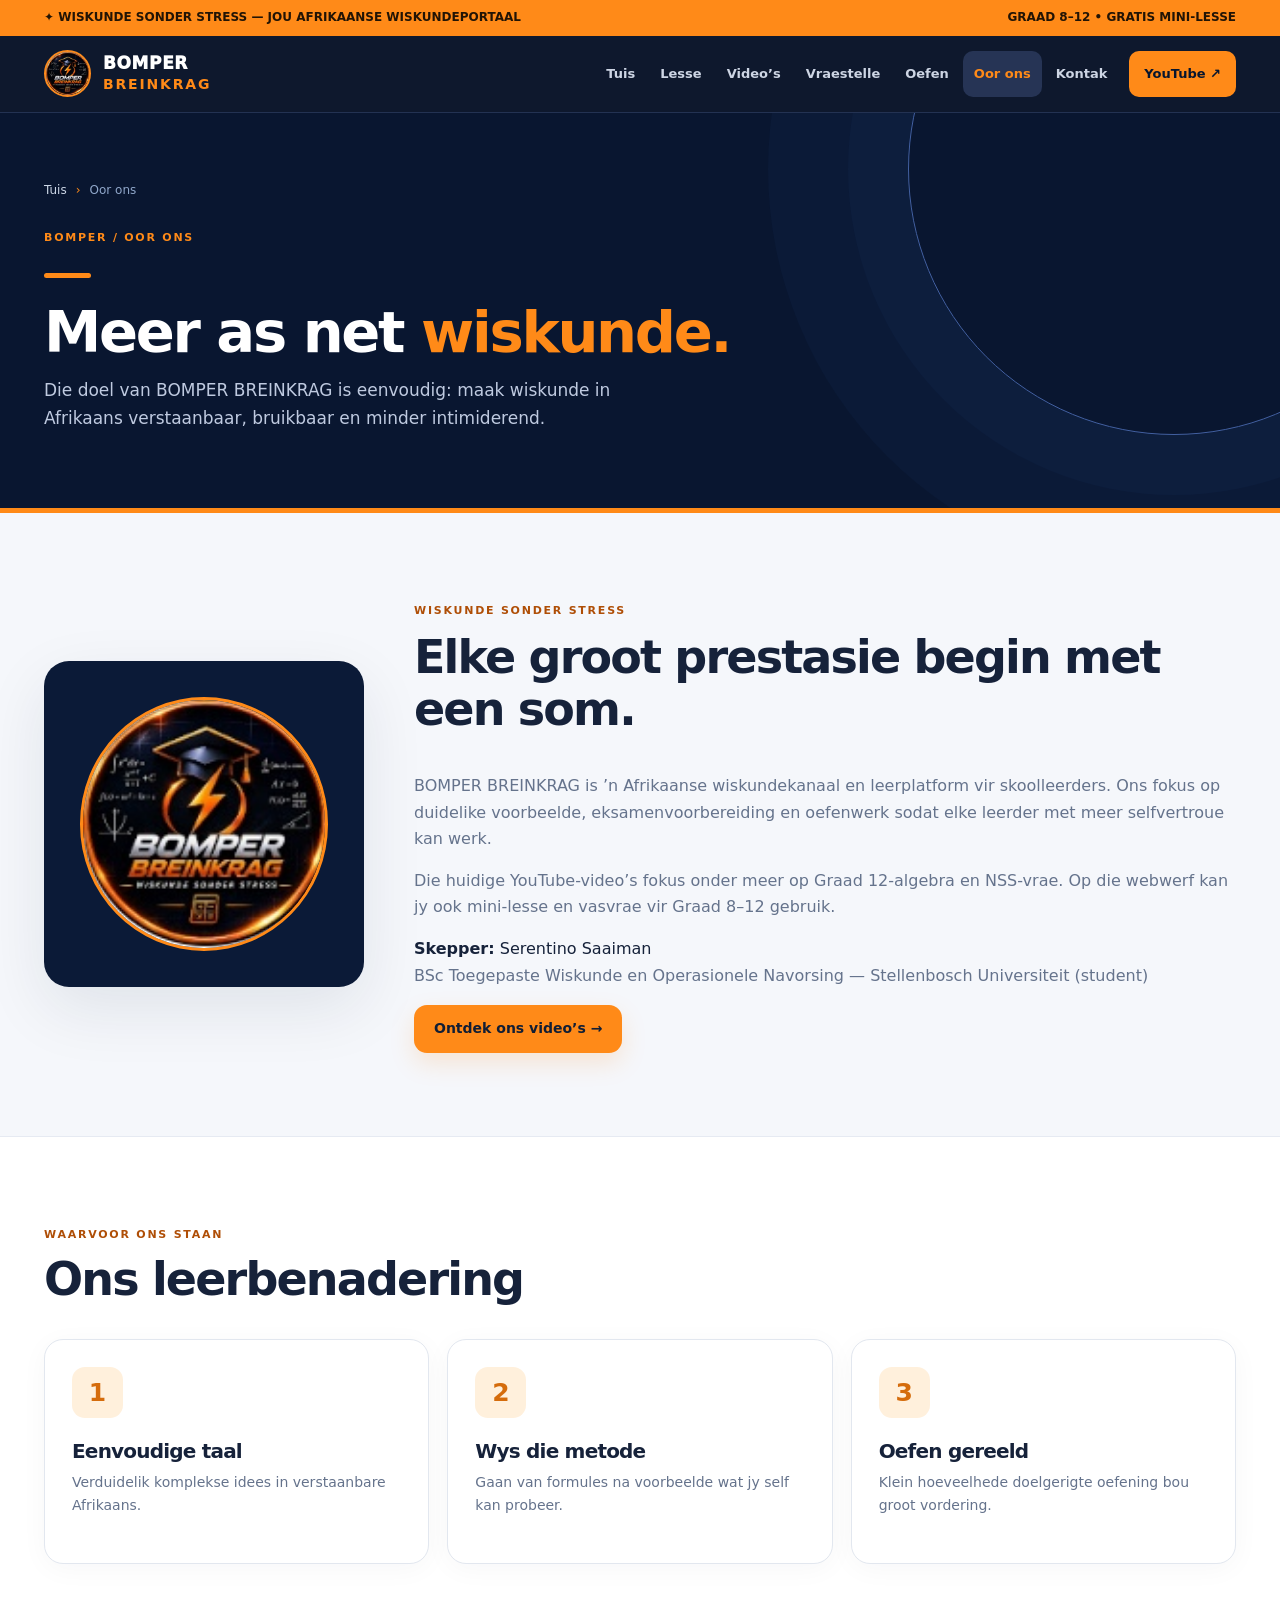
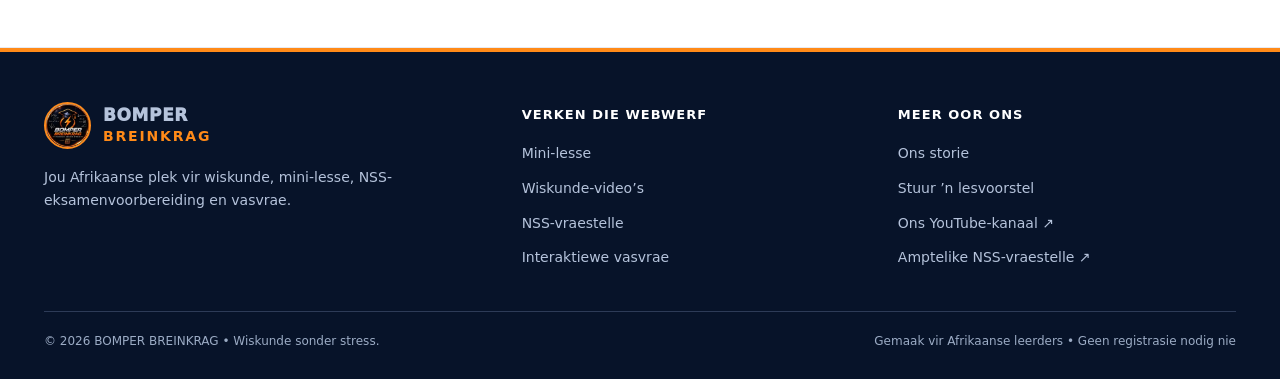
<file: oor.html>
<!doctype html>
<html lang="af">
<head>
<meta charset="utf-8"><meta name="viewport" content="width=device-width,initial-scale=1">
<meta name="theme-color" content="#081229"><meta name="robots" content="index,follow">
<title>Oor ons | BOMPER BREINKRAG</title><meta name="description" content="Leer meer oor BOMPER BREINKRAG, Serentino Saaiman en die doel om wiskunde in Afrikaans sonder stress te verduidelik.">
<link rel="canonical" href="https://bomper2006.github.io/BOMPER-BREINKRAG/oor.html"><link rel="icon" type="image/svg+xml" href="favicon.svg">
<meta property="og:type" content="website"><meta property="og:locale" content="af_ZA"><meta property="og:site_name" content="BOMPER BREINKRAG">
<meta property="og:title" content="Oor ons | BOMPER BREINKRAG"><meta property="og:description" content="Leer meer oor BOMPER BREINKRAG, Serentino Saaiman en die doel om wiskunde in Afrikaans sonder stress te verduidelik."><meta property="og:url" content="https://bomper2006.github.io/BOMPER-BREINKRAG/oor.html">
<meta property="og:image" content="https://bomper2006.github.io/BOMPER-BREINKRAG/kanaal-banier.jpg"><meta name="twitter:card" content="summary_large_image">
<link rel="stylesheet" href="styles.css">
<script type="application/ld+json">{"@context":"https://schema.org","@type":"EducationalOrganization","name":"BOMPER BREINKRAG","url":"https://bomper2006.github.io/BOMPER-BREINKRAG/","description":"Afrikaanse wiskundelesse en NSS-eksamenvoorbereiding","sameAs":["https://www.youtube.com/@BOMPERBREINKRAG"],"inLanguage":"af"}</script>
<script src="data.js" defer></script><script src="app.js" defer></script>
</head>
<body data-page="oor.html">
<a class="sr-only" href="#main">Slaan navigasie oor</a>
<div class="announcement"><div class="container"><span>✦ WISKUNDE SONDER STRESS — JOU AFRIKAANSE WISKUNDEPORTAAL</span><span>GRAAD 8–12 • GRATIS MINI-LESSE</span></div></div>
<header class="site-header"><div class="container nav-inner">
<a class="brand" href="index.html" aria-label="BOMPER BREINKRAG — tuis"><img src="kanaal-logo.jpg" alt="BOMPER BREINKRAG-kanaallogo"><span class="brand-label">BOMPER <strong>BREINKRAG</strong></span></a>
<button class="mobile-toggle" type="button" id="mobileToggle" aria-expanded="false" aria-controls="mainNav" aria-label="Maak kieslys oop">☰</button>
<nav class="nav-links" id="mainNav" aria-label="Hoofnavigasie"><a href="index.html">Tuis</a><a href="lesse.html">Lesse</a><a href="videos.html">Video’s</a><a href="vraestelle.html">Vraestelle</a><a href="oefen.html">Oefen</a><a href="oor.html" aria-current="page">Oor ons</a><a href="kontak.html">Kontak</a><a class="youtube-link" href="https://www.youtube.com/@BOMPERBREINKRAG" target="_blank" rel="noopener noreferrer">YouTube ↗</a></nav>
</div></header>
<main id="main">
<section class="page-hero"><div class="container"><div class="breadcrumbs"><a href="index.html">Tuis</a><span>›</span>Oor ons</div><span class="eyebrow">BOMPER / OOR ONS</span><div class="orange-rule"></div><h1>Meer as net <span class="accent">wiskunde.</span></h1><p>Die doel van BOMPER BREINKRAG is eenvoudig: maak wiskunde in Afrikaans verstaanbaar, bruikbaar en minder intimiderend.</p></div></section><section class="section"><div class="container about-hero-grid"><div class="about-logo"><img src="kanaal-logo.jpg" alt="BOMPER BREINKRAG-kanaallogo"></div><div class="about-copy"><span class="eyebrow dark">WISKUNDE SONDER STRESS</span><h2>Elke groot prestasie begin met een som.</h2><p class="muted">BOMPER BREINKRAG is ’n Afrikaanse wiskundekanaal en leerplatform vir skoolleerders. Ons fokus op duidelike voorbeelde, eksamenvoorbereiding en oefenwerk sodat elke leerder met meer selfvertroue kan werk.</p><p class="muted">Die huidige YouTube-video’s fokus onder meer op Graad 12-algebra en NSS-vrae. Op die webwerf kan jy ook mini-lesse en vasvrae vir Graad 8–12 gebruik.</p><p><strong>Skepper:</strong> Serentino Saaiman<br><span class="muted">BSc Toegepaste Wiskunde en Operasionele Navorsing — Stellenbosch Universiteit (student)</span></p><a href="videos.html" class="btn btn-orange">Ontdek ons video’s →</a></div></div></section>
<section class="section light-section"><div class="container"><div class="section-heading"><span class="eyebrow dark">WAARVOOR ONS STAAN</span><h2>Ons leerbenadering</h2></div><div class="cards"><article class="feature-card"><div class="feature-icon">1</div><h3>Eenvoudige taal</h3><p>Verduidelik komplekse idees in verstaanbare Afrikaans.</p></article><article class="feature-card"><div class="feature-icon">2</div><h3>Wys die metode</h3><p>Gaan van formules na voorbeelde wat jy self kan probeer.</p></article><article class="feature-card"><div class="feature-icon">3</div><h3>Oefen gereeld</h3><p>Klein hoeveelhede doelgerigte oefening bou groot vordering.</p></article></div></div></section></main>
<footer class="site-footer"><div class="container"><div class="footer-grid">
<div><a class="brand" href="index.html"><img src="kanaal-logo.jpg" alt=""><span class="brand-label">BOMPER <strong>BREINKRAG</strong></span></a><p>Jou Afrikaanse plek vir wiskunde, mini-lesse, NSS-eksamenvoorbereiding en vasvrae.</p></div>
<div><h3>Verken die webwerf</h3><div class="footer-links"><a href="lesse.html">Mini-lesse</a><a href="videos.html">Wiskunde-video’s</a><a href="vraestelle.html">NSS-vraestelle</a><a href="oefen.html">Interaktiewe vasvrae</a></div></div>
<div><h3>Meer oor ons</h3><div class="footer-links"><a href="oor.html">Ons storie</a><a href="kontak.html">Stuur ’n lesvoorstel</a><a href="https://www.youtube.com/@BOMPERBREINKRAG" target="_blank" rel="noopener noreferrer">Ons YouTube-kanaal ↗</a><a href="https://www.education.gov.za/Curriculum/NationalSeniorCertificate%28NSC%29Examinations/NSCPastExaminationpapers.aspx" target="_blank" rel="noopener noreferrer">Amptelike NSS-vraestelle ↗</a></div></div>
</div><div class="footer-bottom"><span>© <span id="siteYear">2026</span> BOMPER BREINKRAG • Wiskunde sonder stress.</span><span>Gemaak vir Afrikaanse leerders • Geen registrasie nodig nie</span></div></div></footer></body></html>
</file>
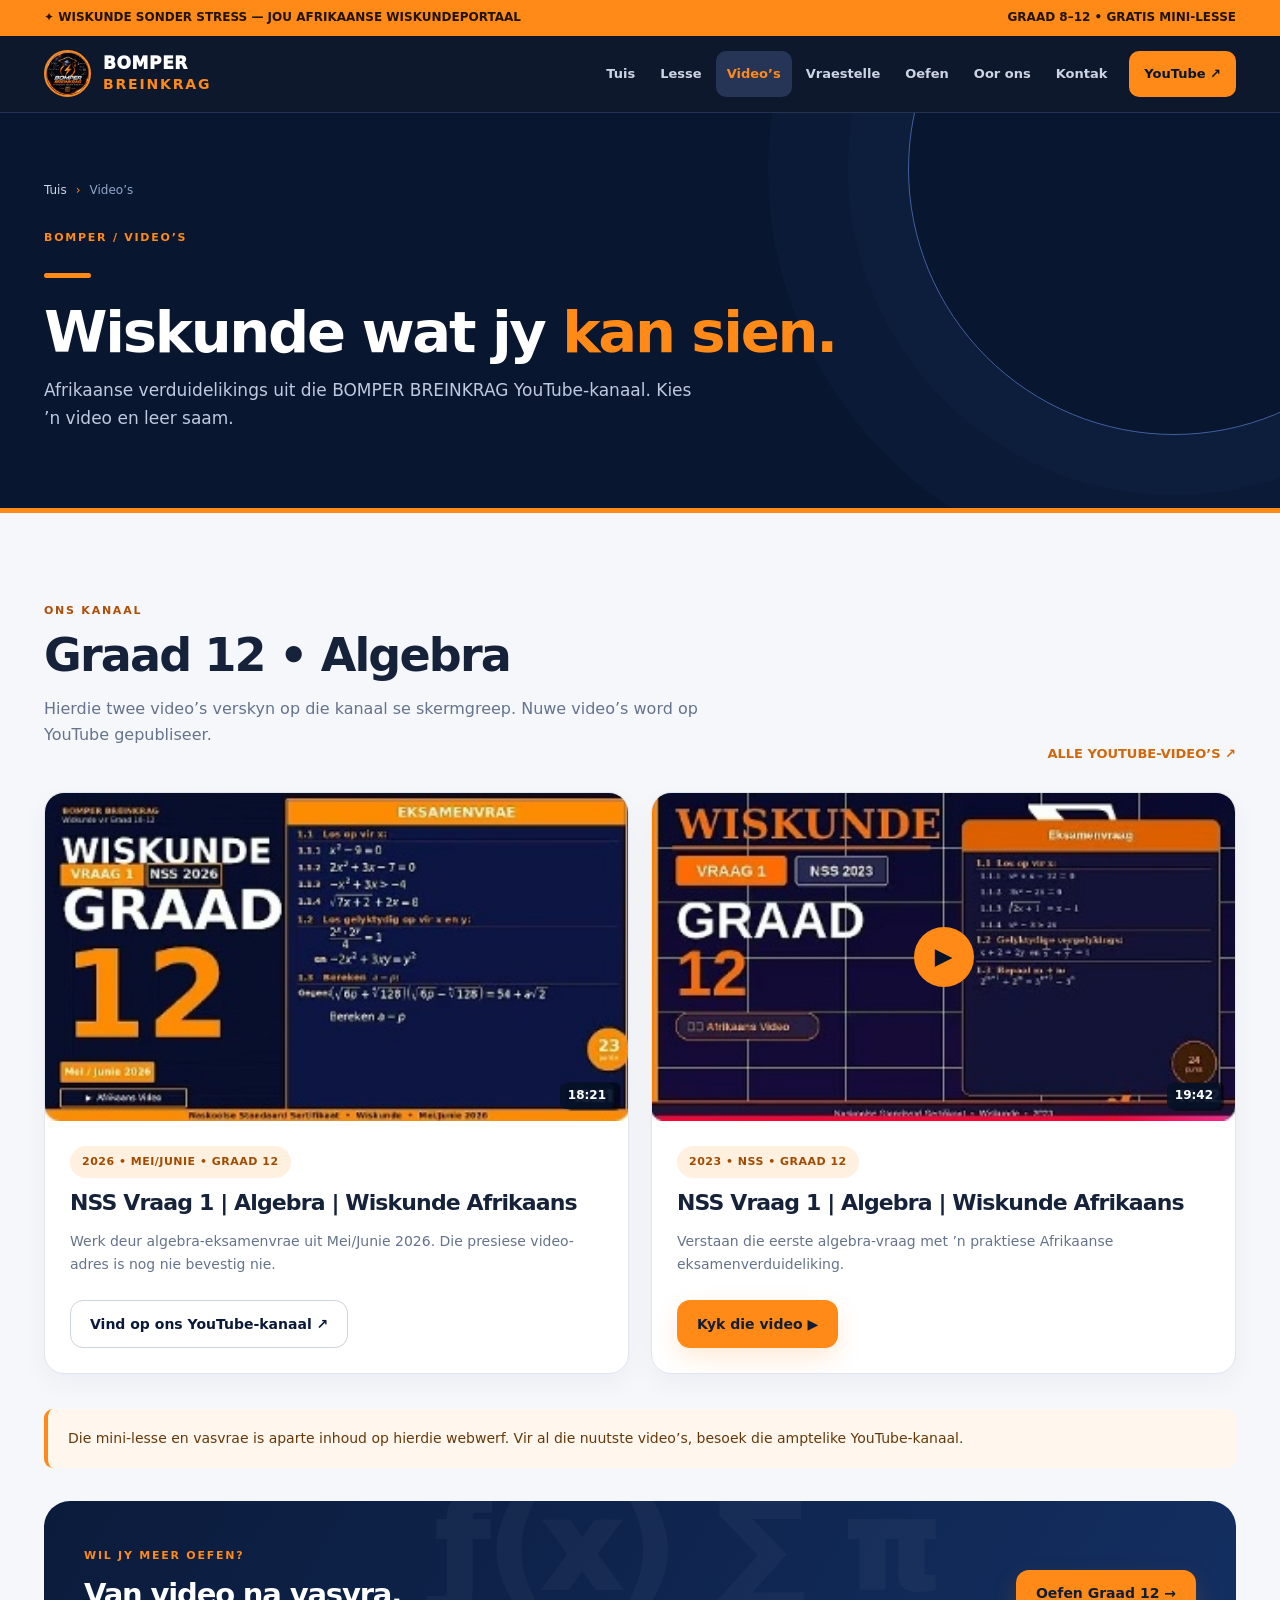
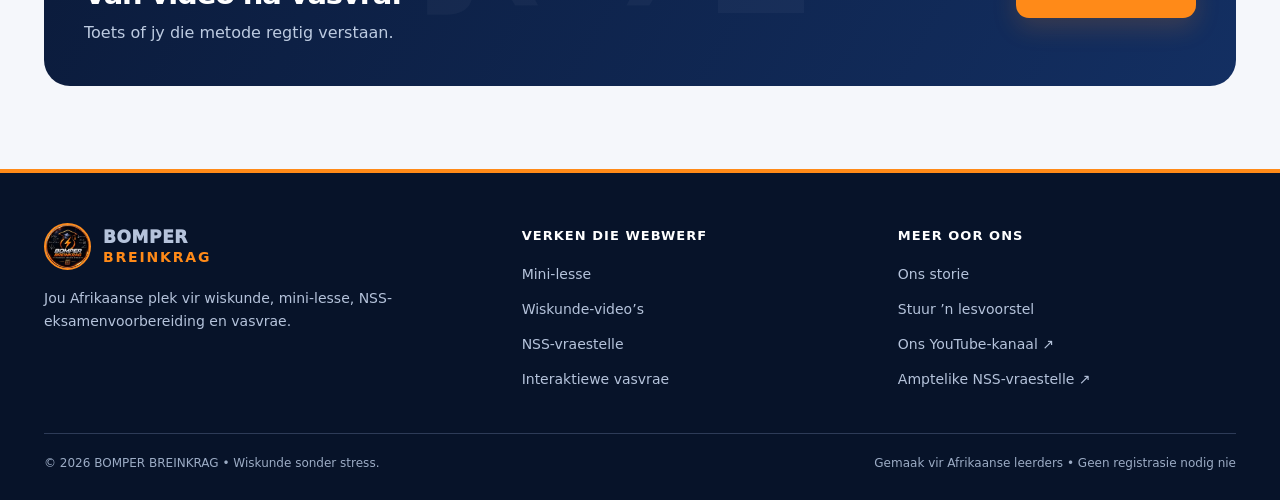
<file: videos.html>
<!doctype html>
<html lang="af">
<head>
<meta charset="utf-8"><meta name="viewport" content="width=device-width,initial-scale=1">
<meta name="theme-color" content="#081229"><meta name="robots" content="index,follow">
<title>Afrikaanse wiskundevideo’s | BOMPER BREINKRAG</title><meta name="description" content="Graad 12-algebra en NSS-wiskunde-eksamenvideo’s van die BOMPER BREINKRAG YouTube-kanaal.">
<link rel="canonical" href="https://bomper2006.github.io/BOMPER-BREINKRAG/videos.html"><link rel="icon" type="image/svg+xml" href="favicon.svg">
<meta property="og:type" content="website"><meta property="og:locale" content="af_ZA"><meta property="og:site_name" content="BOMPER BREINKRAG">
<meta property="og:title" content="Afrikaanse wiskundevideo’s | BOMPER BREINKRAG"><meta property="og:description" content="Graad 12-algebra en NSS-wiskunde-eksamenvideo’s van die BOMPER BREINKRAG YouTube-kanaal."><meta property="og:url" content="https://bomper2006.github.io/BOMPER-BREINKRAG/videos.html">
<meta property="og:image" content="https://bomper2006.github.io/BOMPER-BREINKRAG/kanaal-banier.jpg"><meta name="twitter:card" content="summary_large_image">
<link rel="stylesheet" href="styles.css">
<script type="application/ld+json">{"@context":"https://schema.org","@type":"EducationalOrganization","name":"BOMPER BREINKRAG","url":"https://bomper2006.github.io/BOMPER-BREINKRAG/","description":"Afrikaanse wiskundelesse en NSS-eksamenvoorbereiding","sameAs":["https://www.youtube.com/@BOMPERBREINKRAG"],"inLanguage":"af"}</script>
<script src="data.js" defer></script><script src="app.js" defer></script>
</head>
<body data-page="videos.html">
<a class="sr-only" href="#main">Slaan navigasie oor</a>
<div class="announcement"><div class="container"><span>✦ WISKUNDE SONDER STRESS — JOU AFRIKAANSE WISKUNDEPORTAAL</span><span>GRAAD 8–12 • GRATIS MINI-LESSE</span></div></div>
<header class="site-header"><div class="container nav-inner">
<a class="brand" href="index.html" aria-label="BOMPER BREINKRAG — tuis"><img src="kanaal-logo.jpg" alt="BOMPER BREINKRAG-kanaallogo"><span class="brand-label">BOMPER <strong>BREINKRAG</strong></span></a>
<button class="mobile-toggle" type="button" id="mobileToggle" aria-expanded="false" aria-controls="mainNav" aria-label="Maak kieslys oop">☰</button>
<nav class="nav-links" id="mainNav" aria-label="Hoofnavigasie"><a href="index.html">Tuis</a><a href="lesse.html">Lesse</a><a href="videos.html" aria-current="page">Video’s</a><a href="vraestelle.html">Vraestelle</a><a href="oefen.html">Oefen</a><a href="oor.html">Oor ons</a><a href="kontak.html">Kontak</a><a class="youtube-link" href="https://www.youtube.com/@BOMPERBREINKRAG" target="_blank" rel="noopener noreferrer">YouTube ↗</a></nav>
</div></header>
<main id="main">
<section class="page-hero"><div class="container"><div class="breadcrumbs"><a href="index.html">Tuis</a><span>›</span>Video’s</div><span class="eyebrow">BOMPER / VIDEO’S</span><div class="orange-rule"></div><h1>Wiskunde wat jy <span class="accent">kan sien.</span></h1><p>Afrikaanse verduidelikings uit die BOMPER BREINKRAG YouTube-kanaal. Kies ’n video en leer saam.</p></div></section><section class="section"><div class="container"><div class="section-head-row"><div class="section-heading"><span class="eyebrow dark">ONS KANAAL</span><h2>Graad 12 • Algebra</h2><p>Hierdie twee video’s verskyn op die kanaal se skermgreep. Nuwe video’s word op YouTube gepubliseer.</p></div><a href="https://www.youtube.com/@BOMPERBREINKRAG/videos" class="text-link" target="_blank" rel="noopener noreferrer">ALLE YOUTUBE-VIDEO’S ↗</a></div>
<div class="video-grid"><article class="video-card"><div class="video-thumb"><img src="video-mei-junie.jpg" loading="lazy" alt="Mei/Junie NSS 2026 Vraag 1 algebra-video"><span class="video-time">18:21</span></div><div class="video-body"><span class="chip orange">2026 • MEI/JUNIE • GRAAD 12</span><h2>NSS Vraag 1 | Algebra | Wiskunde Afrikaans</h2><p>Werk deur algebra-eksamenvrae uit Mei/Junie 2026. Die presiese video-adres is nog nie bevestig nie.</p><a href="https://www.youtube.com/@BOMPERBREINKRAG/videos" target="_blank" rel="noopener noreferrer" class="btn btn-outline">Vind op ons YouTube-kanaal ↗</a></div></article>
<article class="video-card"><a class="video-thumb" href="https://www.youtube.com/watch?v=9qyTl0xDuLo" target="_blank" rel="noopener noreferrer" aria-label="Kyk die NSS 2023 Algebra-video"><img src="video-nss-2023.jpg" loading="lazy" alt="NSS 2023 Vraag 1 algebra-video"><span class="video-time">19:42</span><span class="play-icon">▶</span></a><div class="video-body"><span class="chip orange">2023 • NSS • GRAAD 12</span><h2>NSS Vraag 1 | Algebra | Wiskunde Afrikaans</h2><p>Verstaan die eerste algebra-vraag met ’n praktiese Afrikaanse eksamenverduideliking.</p><a href="https://www.youtube.com/watch?v=9qyTl0xDuLo" target="_blank" rel="noopener noreferrer" class="btn btn-orange">Kyk die video ▶</a></div></article></div>
<div class="callout" style="margin-top:35px">Die mini-lesse en vasvrae is aparte inhoud op hierdie webwerf. Vir al die nuutste video’s, besoek die amptelike YouTube-kanaal.</div>
<div class="mid-banner" style="margin-top:33px"><div><span class="eyebrow">WIL JY MEER OEFEN?</span><h2>Van video na vasvra.</h2><p>Toets of jy die metode regtig verstaan.</p></div><a href="oefen.html?graad=12" class="btn btn-orange">Oefen Graad 12 →</a></div></div></section></main>
<footer class="site-footer"><div class="container"><div class="footer-grid">
<div><a class="brand" href="index.html"><img src="kanaal-logo.jpg" alt=""><span class="brand-label">BOMPER <strong>BREINKRAG</strong></span></a><p>Jou Afrikaanse plek vir wiskunde, mini-lesse, NSS-eksamenvoorbereiding en vasvrae.</p></div>
<div><h3>Verken die webwerf</h3><div class="footer-links"><a href="lesse.html">Mini-lesse</a><a href="videos.html">Wiskunde-video’s</a><a href="vraestelle.html">NSS-vraestelle</a><a href="oefen.html">Interaktiewe vasvrae</a></div></div>
<div><h3>Meer oor ons</h3><div class="footer-links"><a href="oor.html">Ons storie</a><a href="kontak.html">Stuur ’n lesvoorstel</a><a href="https://www.youtube.com/@BOMPERBREINKRAG" target="_blank" rel="noopener noreferrer">Ons YouTube-kanaal ↗</a><a href="https://www.education.gov.za/Curriculum/NationalSeniorCertificate%28NSC%29Examinations/NSCPastExaminationpapers.aspx" target="_blank" rel="noopener noreferrer">Amptelike NSS-vraestelle ↗</a></div></div>
</div><div class="footer-bottom"><span>© <span id="siteYear">2026</span> BOMPER BREINKRAG • Wiskunde sonder stress.</span><span>Gemaak vir Afrikaanse leerders • Geen registrasie nodig nie</span></div></div></footer></body></html>
</file>
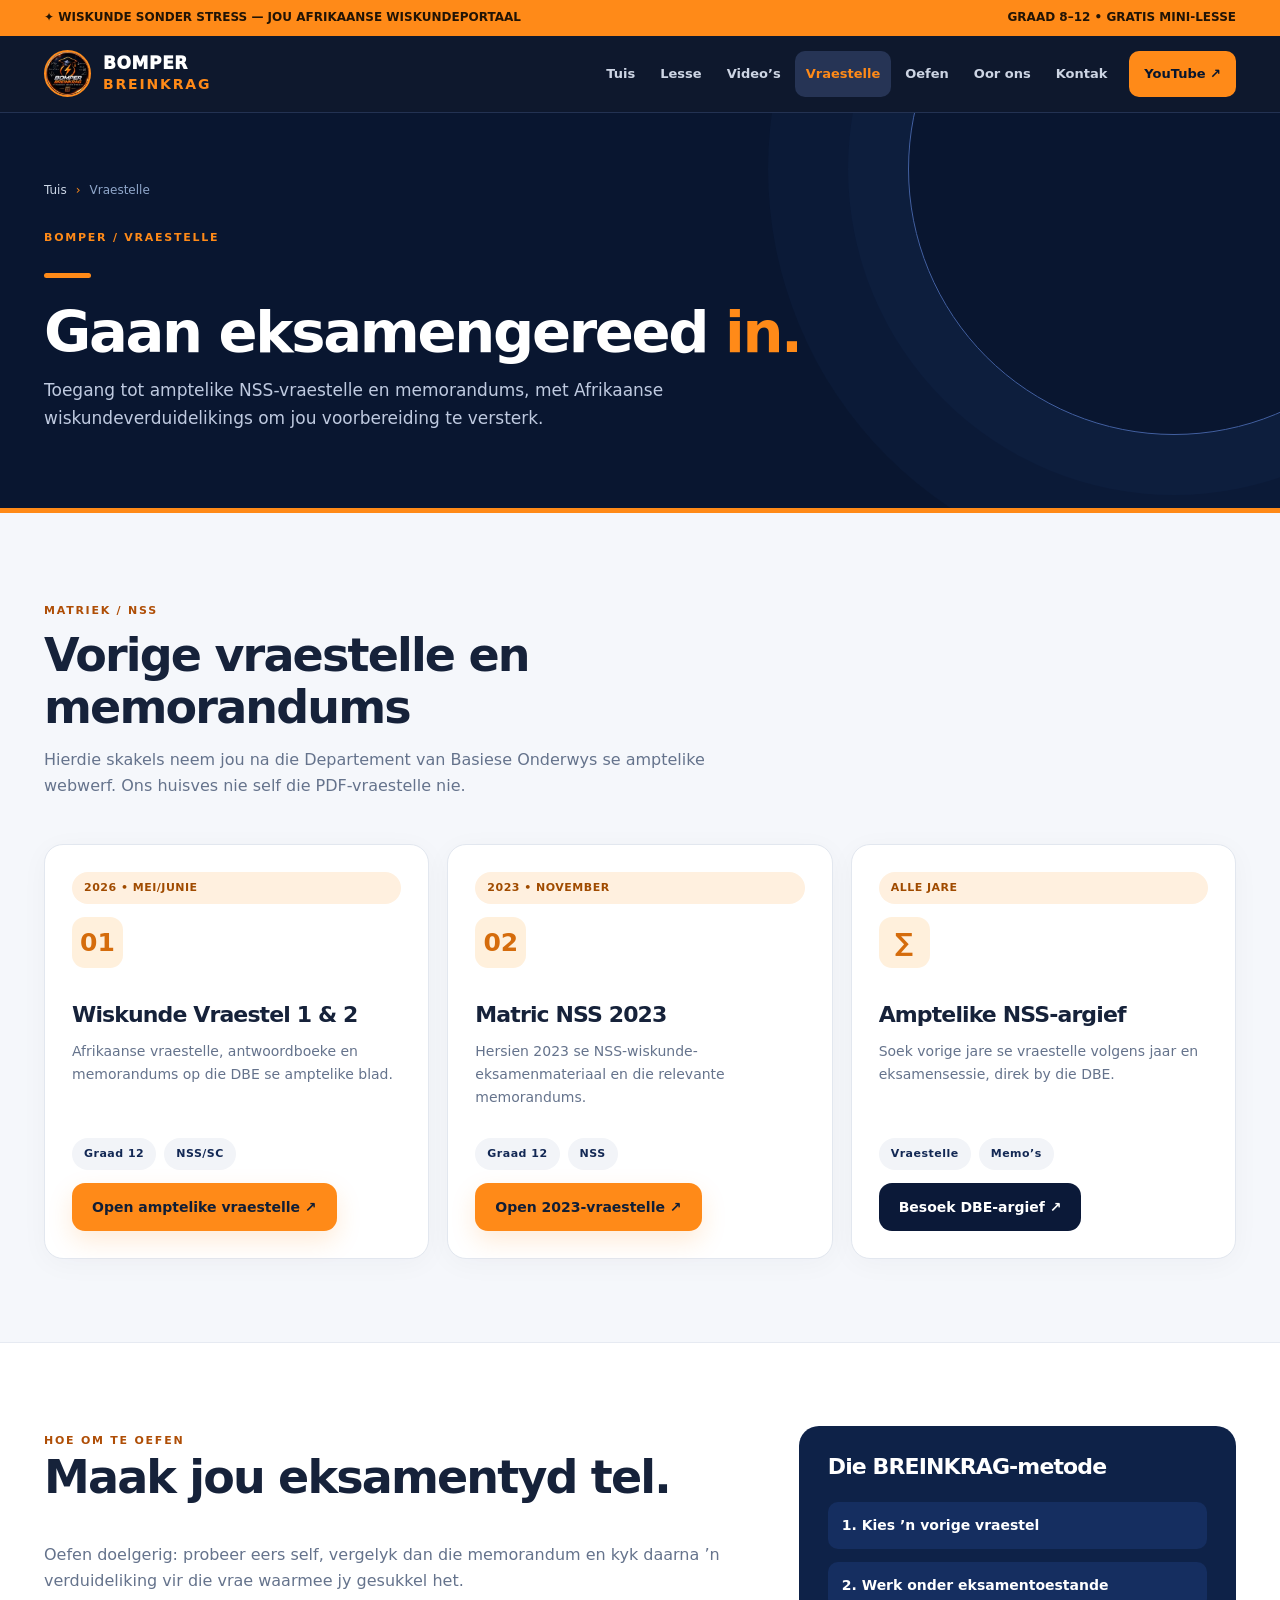
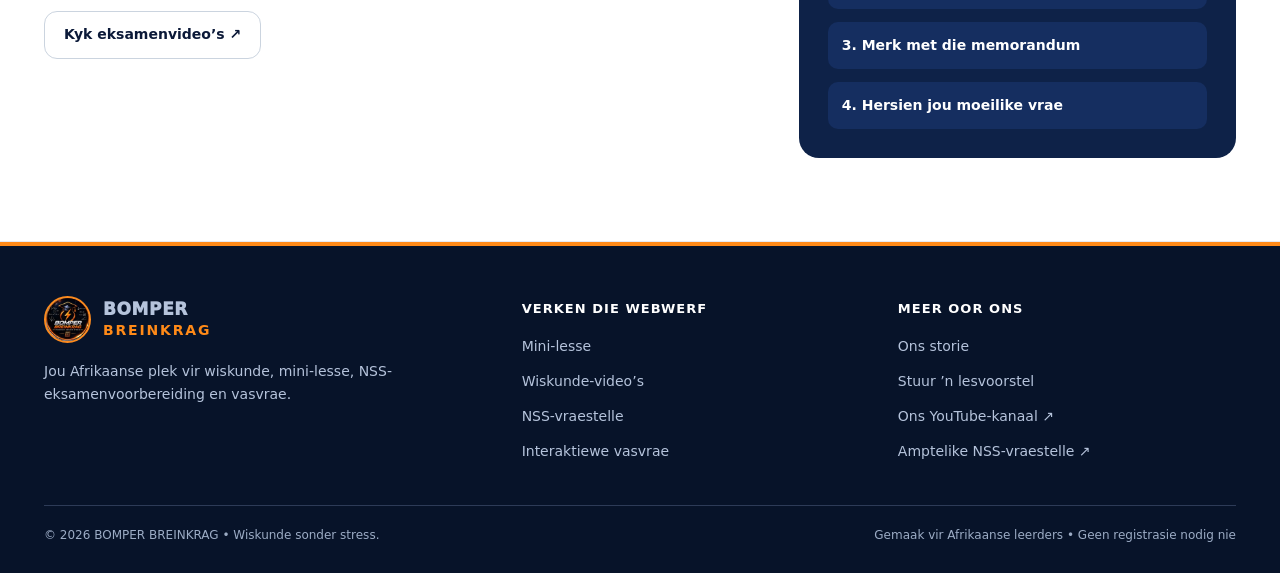
<file: vraestelle.html>
<!doctype html>
<html lang="af">
<head>
<meta charset="utf-8"><meta name="viewport" content="width=device-width,initial-scale=1">
<meta name="theme-color" content="#081229"><meta name="robots" content="index,follow">
<title>NSS-vraestelle en memorandums | BOMPER BREINKRAG</title><meta name="description" content="Besoek amptelike NSS-graad 12 Wiskunde-vraestelle en memorandums, 2026 Mei/Junie, 2023 November en ander jare.">
<link rel="canonical" href="https://bomper2006.github.io/BOMPER-BREINKRAG/vraestelle.html"><link rel="icon" type="image/svg+xml" href="favicon.svg">
<meta property="og:type" content="website"><meta property="og:locale" content="af_ZA"><meta property="og:site_name" content="BOMPER BREINKRAG">
<meta property="og:title" content="NSS-vraestelle en memorandums | BOMPER BREINKRAG"><meta property="og:description" content="Besoek amptelike NSS-graad 12 Wiskunde-vraestelle en memorandums, 2026 Mei/Junie, 2023 November en ander jare."><meta property="og:url" content="https://bomper2006.github.io/BOMPER-BREINKRAG/vraestelle.html">
<meta property="og:image" content="https://bomper2006.github.io/BOMPER-BREINKRAG/kanaal-banier.jpg"><meta name="twitter:card" content="summary_large_image">
<link rel="stylesheet" href="styles.css">
<script type="application/ld+json">{"@context":"https://schema.org","@type":"EducationalOrganization","name":"BOMPER BREINKRAG","url":"https://bomper2006.github.io/BOMPER-BREINKRAG/","description":"Afrikaanse wiskundelesse en NSS-eksamenvoorbereiding","sameAs":["https://www.youtube.com/@BOMPERBREINKRAG"],"inLanguage":"af"}</script>
<script src="data.js" defer></script><script src="app.js" defer></script>
</head>
<body data-page="vraestelle.html">
<a class="sr-only" href="#main">Slaan navigasie oor</a>
<div class="announcement"><div class="container"><span>✦ WISKUNDE SONDER STRESS — JOU AFRIKAANSE WISKUNDEPORTAAL</span><span>GRAAD 8–12 • GRATIS MINI-LESSE</span></div></div>
<header class="site-header"><div class="container nav-inner">
<a class="brand" href="index.html" aria-label="BOMPER BREINKRAG — tuis"><img src="kanaal-logo.jpg" alt="BOMPER BREINKRAG-kanaallogo"><span class="brand-label">BOMPER <strong>BREINKRAG</strong></span></a>
<button class="mobile-toggle" type="button" id="mobileToggle" aria-expanded="false" aria-controls="mainNav" aria-label="Maak kieslys oop">☰</button>
<nav class="nav-links" id="mainNav" aria-label="Hoofnavigasie"><a href="index.html">Tuis</a><a href="lesse.html">Lesse</a><a href="videos.html">Video’s</a><a href="vraestelle.html" aria-current="page">Vraestelle</a><a href="oefen.html">Oefen</a><a href="oor.html">Oor ons</a><a href="kontak.html">Kontak</a><a class="youtube-link" href="https://www.youtube.com/@BOMPERBREINKRAG" target="_blank" rel="noopener noreferrer">YouTube ↗</a></nav>
</div></header>
<main id="main">
<section class="page-hero"><div class="container"><div class="breadcrumbs"><a href="index.html">Tuis</a><span>›</span>Vraestelle</div><span class="eyebrow">BOMPER / VRAESTELLE</span><div class="orange-rule"></div><h1>Gaan eksamengereed <span class="accent">in.</span></h1><p>Toegang tot amptelike NSS-vraestelle en memorandums, met Afrikaanse wiskundeverduidelikings om jou voorbereiding te versterk.</p></div></section><section class="section"><div class="container"><div class="section-head-row"><div class="section-heading"><span class="eyebrow dark">MATRIEK / NSS</span><h2>Vorige vraestelle en memorandums</h2><p>Hierdie skakels neem jou na die Departement van Basiese Onderwys se amptelike webwerf. Ons huisves nie self die PDF-vraestelle nie.</p></div></div>
<div class="cards"><article class="paper-card"><span class="chip orange">2026 • MEI/JUNIE</span><div class="feature-icon">01</div><h3>Wiskunde Vraestel 1 &amp; 2</h3><p>Afrikaanse vraestelle, antwoordboeke en memorandums op die DBE se amptelike blad.</p><div class="paper-meta"><span class="chip">Graad 12</span><span class="chip">NSS/SC</span></div><a href="https://www.education.gov.za/Curriculum/NationalSeniorCertificate%28NSC%29Examinations/2026MayJuneExamPapers.aspx" class="btn btn-orange" target="_blank" rel="noopener noreferrer">Open amptelike vraestelle ↗</a></article>
<article class="paper-card"><span class="chip orange">2023 • NOVEMBER</span><div class="feature-icon">02</div><h3>Matric NSS 2023</h3><p>Hersien 2023 se NSS-wiskunde-eksamenmateriaal en die relevante memorandums.</p><div class="paper-meta"><span class="chip">Graad 12</span><span class="chip">NSS</span></div><a href="https://www.education.gov.za/Curriculum/NationalSeniorCertificate%28NSC%29Examinations/2023NSCNovemberpastpapers.aspx" class="btn btn-orange" target="_blank" rel="noopener noreferrer">Open 2023-vraestelle ↗</a></article>
<article class="paper-card"><span class="chip orange">ALLE JARE</span><div class="feature-icon">∑</div><h3>Amptelike NSS-argief</h3><p>Soek vorige jare se vraestelle volgens jaar en eksamensessie, direk by die DBE.</p><div class="paper-meta"><span class="chip">Vraestelle</span><span class="chip">Memo’s</span></div><a href="https://www.education.gov.za/Curriculum/NationalSeniorCertificate%28NSC%29Examinations/NSCPastExaminationpapers.aspx" class="btn btn-dark" target="_blank" rel="noopener noreferrer">Besoek DBE-argief ↗</a></article></div>
</div></section><section class="section light-section"><div class="container two-col"><div><span class="eyebrow dark">HOE OM TE OEFEN</span><h2>Maak jou eksamentyd tel.</h2><p class="muted">Oefen doelgerig: probeer eers self, vergelyk dan die memorandum en kyk daarna ’n verduideliking vir die vrae waarmee jy gesukkel het.</p><a class="btn btn-outline" href="videos.html">Kyk eksamenvideo’s ↗</a></div><div class="sidebar-card"><h3>Die BREINKRAG-metode</h3><ul class="side-list"><li>1. Kies ’n vorige vraestel</li><li>2. Werk onder eksamentoestande</li><li>3. Merk met die memorandum</li><li>4. Hersien jou moeilike vrae</li></ul></div></div></section></main>
<footer class="site-footer"><div class="container"><div class="footer-grid">
<div><a class="brand" href="index.html"><img src="kanaal-logo.jpg" alt=""><span class="brand-label">BOMPER <strong>BREINKRAG</strong></span></a><p>Jou Afrikaanse plek vir wiskunde, mini-lesse, NSS-eksamenvoorbereiding en vasvrae.</p></div>
<div><h3>Verken die webwerf</h3><div class="footer-links"><a href="lesse.html">Mini-lesse</a><a href="videos.html">Wiskunde-video’s</a><a href="vraestelle.html">NSS-vraestelle</a><a href="oefen.html">Interaktiewe vasvrae</a></div></div>
<div><h3>Meer oor ons</h3><div class="footer-links"><a href="oor.html">Ons storie</a><a href="kontak.html">Stuur ’n lesvoorstel</a><a href="https://www.youtube.com/@BOMPERBREINKRAG" target="_blank" rel="noopener noreferrer">Ons YouTube-kanaal ↗</a><a href="https://www.education.gov.za/Curriculum/NationalSeniorCertificate%28NSC%29Examinations/NSCPastExaminationpapers.aspx" target="_blank" rel="noopener noreferrer">Amptelike NSS-vraestelle ↗</a></div></div>
</div><div class="footer-bottom"><span>© <span id="siteYear">2026</span> BOMPER BREINKRAG • Wiskunde sonder stress.</span><span>Gemaak vir Afrikaanse leerders • Geen registrasie nodig nie</span></div></div></footer></body></html>
</file>
<file: styles.css>
/* BOMPER BREINKRAG • multi-page site / 2026 */
:root{--navy:#081229;--navy2:#0b1938;--navy3:#132854;--orange:#ff8a18;--orange-light:#ffb250;--ink:#16223a;--muted:#65738c;--line:#dfe6ee;--paper:#f5f7fb;--white:#fff;--round:22px;--shadow:0 22px 65px rgba(14,29,57,.09);--width:1192px}
*{box-sizing:border-box}html{scroll-behavior:smooth}body{margin:0;color:var(--ink);background:var(--paper);font:16px/1.64 system-ui,-apple-system,Segoe UI,Arial,sans-serif}a{text-decoration:none;color:inherit}a:hover{text-decoration:none}button,input,textarea,select{font:inherit}button{cursor:pointer}img{max-width:100%;display:block}h1,h2,h3,p{margin-top:0}h1,h2,h3{line-height:1.12;letter-spacing:-.04em}h1{font-size:clamp(44px,5.2vw,76px)}h2{font-size:clamp(30px,3.6vw,46px)}h3{font-size:22px}p{margin-bottom:16px}:focus-visible{outline:3px solid var(--orange);outline-offset:4px}.container{width:min(var(--width),calc(100% - 44px));margin-inline:auto}.sr-only{position:absolute!important;width:1px;height:1px;overflow:hidden;clip:rect(0,0,0,0);white-space:nowrap}.muted{color:var(--muted)}.accent{color:var(--orange)}.small{font-size:13px}.eyebrow{text-transform:uppercase;font-size:11px;font-weight:900;letter-spacing:.16em;color:var(--orange)}.eyebrow.dark{color:#af4e06}.chip{display:inline-flex;align-items:center;gap:7px;border-radius:40px;padding:7px 12px;background:#f2f4f8;color:var(--navy3);font-size:11px;letter-spacing:.045em;font-weight:850}.chip.orange{background:#fff0df;color:#a04b00}.btn{border:1px solid transparent;border-radius:13px;min-height:48px;display:inline-flex;align-items:center;justify-content:center;gap:9px;padding:11px 19px;font-size:14px;font-weight:850;transition:transform .18s,box-shadow .18s,border-color .18s;white-space:normal;text-align:center}.btn:hover{transform:translateY(-2px)}.btn-orange{background:var(--orange);color:#111e35;box-shadow:0 10px 25px rgba(255,138,24,.17)}.btn-orange:hover{background:#ffaa46}.btn-dark{background:var(--navy2);color:white}.btn-outline{border-color:#cbd4df;background:#fff;color:var(--navy2)}.btn-ghost{border-color:#4b5c7c;background:transparent;color:#fff}.btn-sm{min-height:41px;padding:9px 14px}.btn-row{display:flex;gap:12px;flex-wrap:wrap;align-items:center}.kicker-row{display:flex;align-items:center;gap:10px;flex-wrap:wrap}.kicker-row .dot{width:8px;height:8px;border-radius:50%;background:var(--orange);box-shadow:0 0 0 5px #ff8a181c}
.announcement{background:var(--orange);color:#221405;font-size:12px;font-weight:800;padding:8px 0}.announcement .container{display:flex;justify-content:space-between;gap:16px;align-items:center}.announcement a{text-decoration:underline;text-underline-offset:3px}.site-header{position:sticky;top:0;z-index:60;background:rgba(7,17,39,.97);color:#fff;border-bottom:1px solid #233252;backdrop-filter:blur(14px)}.nav-inner{min-height:76px;display:flex;align-items:center;justify-content:space-between;gap:26px}.brand{display:flex;align-items:center;gap:12px;flex-shrink:0}.brand img{height:47px;width:47px;object-fit:cover;border-radius:50%;border:2px solid #fb8a1e}.brand-label{font-weight:950;font-size:17px;line-height:1.05;letter-spacing:.035em}.brand-label strong{display:block;color:var(--orange);font-size:14px;letter-spacing:.13em;padding-top:4px}.nav-links{display:flex;align-items:center;gap:3px;margin-left:auto}.nav-links a{display:inline-flex;align-items:center;justify-content:center;color:#cdd5e4;padding:12px 11px;min-height:46px;font-size:13px;font-weight:750;border-radius:10px;transition:background .15s,color .15s}.nav-links a:hover{background:#18294e;color:#fff}.nav-links a[aria-current=page]{background:#263455;color:var(--orange)}.nav-links .youtube-link{background:var(--orange);color:#07152e;font-weight:900;margin-left:8px;padding:12px 15px}.nav-links .youtube-link:hover{background:#ffb15a;color:#07152e}.mobile-toggle{display:none;border:1px solid #374664;border-radius:11px;min-width:46px;min-height:46px;background:#19284a;color:#fff;font-size:25px}
/* Home */
.home-hero{background:var(--navy);color:#fff;position:relative;overflow:hidden}.home-hero:before{content:"";position:absolute;inset:0;background:radial-gradient(ellipse 70% 70% at 100% 22%,rgba(41,79,155,.28),transparent 70%),linear-gradient(115deg,rgba(12,29,60,.1),transparent),repeating-linear-gradient(90deg,transparent 0 83px,#ffffff09 84px 85px);pointer-events:none}.home-grid{position:relative;display:grid;grid-template-columns:1fr .96fr;gap:52px;align-items:center;padding:94px 0 102px}.hero-copy h1{margin:23px 0 21px;font-weight:950}.hero-copy h1 .subline{display:block;color:var(--orange);letter-spacing:-.065em;font-style:italic}.hero-copy p{color:#c1cce1;font-size:18px;max-width:520px;margin-bottom:27px}.hero-copy .btn-outline{color:#fff;background:#13264a;border-color:#536284}.hero-proof{display:flex;gap:25px;margin-top:45px;flex-wrap:wrap}.proof-item{display:flex;flex-direction:column;border-left:2px solid var(--orange);padding-left:13px}.proof-item b{font-size:23px}.proof-item span{font-size:12px;color:#a9b9d3}.hero-visual{position:relative;min-height:400px;display:grid;place-items:center}.hero-photo{width:100%;border:1px solid #596786;box-shadow:0 45px 95px #0008;transform:rotate(2deg);border-radius:25px;overflow:hidden;position:relative;background:#080f26}.hero-photo img{width:100%;height:365px;object-fit:cover;object-position:center}.hero-photo:after{content:"";inset:0;position:absolute;box-shadow:inset 0 0 70px #03091788}.floating-label{position:absolute;bottom:7px;left:-26px;display:flex;align-items:center;gap:9px;background:white;border-radius:15px;padding:15px 20px;box-shadow:var(--shadow);color:var(--navy2);font-weight:900;font-size:14px}.floating-label span{font-size:23px}.math-stamp{position:absolute;top:-18px;right:-25px;background:var(--orange);color:var(--navy);padding:11px 16px;border-radius:12px;transform:rotate(8deg);font-weight:950;font-size:12px;letter-spacing:.1em}
.stats-band{background:#fff;border-bottom:1px solid #e6eaf2}.stats-inner{display:grid;grid-template-columns:repeat(3,1fr);gap:0;padding:27px 0}.stat{padding:0 32px;text-align:center;border-right:1px solid #e1e5ed}.stat:last-child{border-right:0}.stat b{font-size:22px;color:var(--navy)}.stat span{display:block;font-size:13px;color:var(--muted)}.section{padding:83px 0}.section.tight{padding:55px 0}.section-heading{max-width:680px;margin-bottom:33px}.section-heading p{color:var(--muted)}.section-heading h2{margin:8px 0 14px}.section-head-row{display:flex;align-items:end;justify-content:space-between;gap:25px;margin-bottom:28px}.section-head-row .section-heading{margin-bottom:0}.text-link{font-size:13px;font-weight:900;color:#d2680b;white-space:nowrap}.text-link:hover{text-decoration:underline;text-underline-offset:5px}.cards{display:grid;grid-template-columns:repeat(3,1fr);gap:18px}.cards.two{grid-template-columns:repeat(2,1fr)}.cards.four{grid-template-columns:repeat(4,1fr)}.feature-card,.paper-card,.info-card{border:1px solid #e2e7ef;border-radius:19px;background:#fff;box-shadow:0 5px 28px rgba(18,31,52,.035);padding:27px;transition:border-color .2s,transform .2s,box-shadow .2s}.feature-card:hover,.paper-card:hover,.info-card:hover{border-color:#ffca92;transform:translateY(-3px);box-shadow:var(--shadow)}.feature-icon{display:grid;place-items:center;background:#fff0dc;border-radius:13px;width:51px;height:51px;color:#d56c0c;font-size:25px;font-weight:850;margin-bottom:22px}.feature-card h3{margin:0 0 9px;font-size:20px}.feature-card p{font-size:14px;color:var(--muted);min-height:49px}.feature-card a{font-size:13px;color:#d2680b;font-weight:850}.mid-banner{position:relative;border-radius:26px;overflow:hidden;background:linear-gradient(120deg,#0b1b3b,#132f62);color:white;padding:40px;display:flex;align-items:center;justify-content:space-between;gap:20px}.mid-banner:after{content:"ƒ(x)  ∑  π";position:absolute;right:25%;top:-50px;color:#ffffff09;font-size:120px;font-weight:950;pointer-events:none}.mid-banner h2{font-size:29px;margin:10px 0}.mid-banner p{margin:0;color:#bdcbe1;max-width:560px}.mid-banner .btn{position:relative;flex-shrink:0}.light-section{background:white;border-block:1px solid #e6eaf2}
/* Inner pages */
.page-hero{background:#091630;color:#fff;position:relative;overflow:hidden;padding:68px 0 75px;border-bottom:5px solid var(--orange)}.page-hero:after{content:"";position:absolute;right:-160px;top:-210px;width:530px;height:530px;border:1px solid #4260a1;box-shadow:0 0 0 60px #28488715,0 0 0 140px #28488715;border-radius:50%;pointer-events:none}.page-hero .container{position:relative;z-index:1}.breadcrumbs{font-size:12px;color:#90a7ca;margin-bottom:23px}.breadcrumbs a{color:#ccd6e6}.breadcrumbs span{margin:0 9px;color:var(--orange)}.page-hero h1{font-size:clamp(39px,4.5vw,62px);margin:9px 0 12px}.page-hero p{color:#bfcae0;max-width:650px;font-size:17px;margin:0}.page-hero .orange-rule{background:var(--orange);width:47px;height:5px;border-radius:6px;margin:23px 0}.content-panel{border-radius:21px;padding:27px;background:#fff;border:1px solid #e0e5ef}.content-panel h2{font-size:27px}.two-col{display:grid;grid-template-columns:1.25fr .75fr;gap:26px}.sidebar-card{background:#0e2248;color:white;border-radius:20px;padding:29px}.sidebar-card h3{font-size:22px}.sidebar-card p{color:#bfcce1;font-size:14px}.side-list{display:grid;gap:13px;margin:20px 0 0;padding:0;list-style:none}.side-list li{padding:12px 14px;background:#152e60;border-radius:10px;font-size:14px;font-weight:750}
/* Lessons */
.toolbar{display:flex;align-items:center;gap:14px;justify-content:space-between;flex-wrap:wrap;margin-bottom:22px}.filter-row{display:flex;gap:8px;flex-wrap:wrap}.filter-btn{background:#fff;border:1px solid #d8dfeb;border-radius:12px;padding:10px 15px;font-size:13px;font-weight:850;color:#43536b}.filter-btn[aria-pressed=true]{background:var(--navy2);color:#fff;border-color:var(--navy2)}.search{border:1px solid #cbd5e1;background:white;border-radius:13px;display:flex;align-items:center;gap:10px;padding:0 15px;min-height:46px;min-width:255px}.search input{outline:none;background:transparent;border:0;color:var(--ink);min-width:0;width:100%;font-size:14px}.search:focus-within{border-color:var(--orange)}.lesson-grid{display:grid;grid-template-columns:repeat(3,1fr);gap:17px}.lesson-card{background:#fff;border:1px solid #e0e5ee;border-radius:20px;padding:25px;display:flex;flex-direction:column;gap:10px}.lesson-card:hover{border-color:#ffa754;box-shadow:var(--shadow)}.lesson-card .lesson-top{display:flex;align-items:center;justify-content:space-between;gap:10px}.lesson-card .lesson-mark{font-size:27px;font-weight:850;color:#ed8124}.lesson-card h3{font-size:21px;margin:5px 0 0}.lesson-card p{font-size:14px;color:var(--muted);flex:1}.lesson-card .btn{align-self:flex-start}.empty{padding:30px;text-align:center;background:#fff;border-radius:15px}.dialog{border:0;border-radius:24px;padding:0;width:min(600px,calc(100vw - 36px));max-height:85vh;overflow:auto;box-shadow:0 30px 100px #0008}.dialog::backdrop{background:rgba(4,11,25,.78)}.dialog-body{padding:33px}.dialog-header{display:flex;align-items:start;justify-content:space-between;gap:20px}.dialog-close{border:0;background:#edf1f7;color:#283d60;font-size:25px;border-radius:12px;width:42px;height:42px;flex-shrink:0}.formula-box{background:#0b1e43;color:#ffbe78;border-left:5px solid var(--orange);padding:20px 23px;border-radius:12px;margin:20px 0;font:25px/1.4 Georgia,serif;overflow-wrap:anywhere;white-space:pre-wrap}.worked-example{white-space:pre-line;background:#f4f7fb;border:1px solid #e6eaf0;border-radius:13px;padding:19px;font-weight:650;line-height:1.9}
/* Video / papers */
.video-grid{display:grid;grid-template-columns:repeat(2,1fr);gap:22px}.video-card{background:white;border:1px solid #e1e6ee;border-radius:20px;overflow:hidden;box-shadow:0 9px 28px #0714290b}.video-thumb{position:relative;display:block;overflow:hidden;background:#09152c}.video-thumb img{width:100%;aspect-ratio:16/9;object-fit:cover;transition:transform .2s}.video-thumb:hover img{transform:scale(1.025)}.video-time{position:absolute;right:14px;bottom:12px;background:#061229eb;color:#fff;border-radius:6px;padding:3px 8px;font-size:12px;font-weight:750}.play-icon{position:absolute;left:50%;top:50%;transform:translate(-50%,-50%);background:#ff8a18;color:#08132a;width:60px;height:60px;display:grid;place-items:center;border-radius:50%;font-size:23px}.video-body{padding:25px}.video-body h2,.video-body h3{font-size:22px;margin:10px 0 13px;line-height:1.34}.video-body p{color:var(--muted);font-size:14px}.video-body .btn{margin-top:8px}.paper-card{display:flex;flex-direction:column;gap:13px}.paper-card h3{margin:0}.paper-card p{color:var(--muted);font-size:14px;flex:1}.paper-card .btn{align-self:flex-start}.paper-meta{display:flex;gap:8px;flex-wrap:wrap}
/* Quiz */
.quiz-shell{display:grid;grid-template-columns:1fr 1.1fr;gap:36px;align-items:start}.quiz-help{padding-top:9px}.quiz-help ul{list-style:none;padding:0;display:grid;gap:14px}.quiz-help li{display:flex;align-items:start;gap:11px;font-size:15px}.quiz-help li span{width:29px;height:29px;border-radius:50%;background:#ffecda;color:#a45106;flex:none;display:grid;place-items:center;font-weight:850}.quiz-panel{background:white;border:1px solid #dce4ef;box-shadow:var(--shadow);border-radius:24px;overflow:hidden}.quiz-panel-top{background:#0b2046;color:#fff;padding:21px 26px;display:flex;justify-content:space-between;gap:12px;align-items:center}.quiz-panel-top strong{color:#ffad5a;letter-spacing:.07em;font-size:12px}.quiz-panel-top span{font-size:12px;color:#b7cae7}.quiz-content{padding:26px}.quiz-question{font-size:22px;font-weight:800;line-height:1.37;margin:20px 0}.quiz-choice{display:block;width:100%;text-align:left;border:1px solid #dbe2ed;background:#fff;color:#24334c;border-radius:12px;padding:13px 16px;margin:10px 0;font-weight:700;transition:border .15s,background .15s}.quiz-choice:hover{border-color:var(--orange)}.quiz-choice.selected{background:#fff0e0;border-color:var(--orange)}.quiz-choice.correct{background:#e8f8ee;border-color:#0e905b}.quiz-choice.wrong{background:#fff0ef;border-color:#d24b45}.quiz-choice:disabled{cursor:default;opacity:1}.quiz-progress{height:8px;background:#ecf1f7;border-radius:100px;overflow:hidden}.quiz-progress>span{display:block;height:100%;background:var(--orange);transition:width .2s}.quiz-feedback{font-size:14px;color:#214e3b;font-weight:700;min-height:30px;margin:14px 0}.quiz-actions{display:flex;align-items:center;justify-content:space-between;gap:12px}.quiz-actions .btn:disabled{opacity:.46;cursor:not-allowed;transform:none}.field-label{display:block;font-size:13px;font-weight:850;margin-bottom:7px}.field{width:100%;background:white;border:1px solid #cbd6e5;border-radius:12px;padding:13px 14px;min-height:48px;color:var(--ink)}.field:focus{border-color:var(--orange);outline:2px solid #ff8a1840}.field-group{margin:14px 0 20px}.form-help{font-size:12px;color:var(--muted)}
/* About/contact */
.about-hero-grid{display:grid;grid-template-columns:320px 1fr;align-items:center;gap:50px}.about-logo{padding:36px;background:#0b1a37;border-radius:25px;box-shadow:var(--shadow)}.about-logo img{width:100%;border-radius:50%;border:3px solid var(--orange)}.about-copy h2{margin-top:10px}.contact-layout{display:grid;grid-template-columns:1fr 1fr;gap:26px}.contact-panel{background:white;border:1px solid #e0e6ef;border-radius:20px;padding:30px}.contact-panel h2{font-size:28px}.contact-panel .field{width:100%}.contact-note{font-size:13px;color:var(--muted);margin-top:12px}.callout{background:#fff7ed;border-left:4px solid var(--orange);padding:18px 20px;border-radius:9px;font-size:14px;color:#663809;margin:22px 0}
/* Footer */
.site-footer{background:#071329;color:#b5c3db;padding:50px 0 27px;border-top:4px solid var(--orange)}.footer-grid{display:grid;grid-template-columns:1.3fr 1fr 1fr;gap:38px}.footer-grid p{font-size:14px;max-width:360px;margin:17px 0 0}.footer-grid h3{font-size:13px;letter-spacing:.08em;text-transform:uppercase;color:#fff;margin:6px 0 19px}.footer-links{display:grid;gap:12px}.footer-links a{font-size:14px}.footer-links a:hover{color:var(--orange)}.footer-bottom{display:flex;align-items:center;justify-content:space-between;gap:15px;flex-wrap:wrap;border-top:1px solid #2d3b57;padding-top:20px;margin-top:42px;font-size:12px;color:#9cacc5}
@media(max-width:1120px){.nav-links a{padding:9px 7px;font-size:12px}.brand-label{font-size:14px}.brand-label strong{font-size:11px}.hero-photo img{height:335px}.home-grid{gap:30px}}
@media(max-width:900px){.mobile-toggle{display:grid;place-items:center}.nav-links{display:none;position:absolute;left:0;right:0;top:100%;background:#0c1b3c;box-shadow:0 23px 50px #0006;padding:13px 22px 23px;border-top:1px solid #2b3b59;flex-direction:column;align-items:stretch;gap:4px}.nav-links.open{display:flex}.nav-links a{padding:14px;font-size:15px;justify-content:flex-start}.nav-links .youtube-link{margin:9px 0 0;justify-content:center}.home-grid{grid-template-columns:1fr;padding:73px 0 83px}.hero-visual{width:min(580px,100%);margin-inline:auto}.cards.four{grid-template-columns:repeat(2,1fr)}.cards,.lesson-grid{grid-template-columns:repeat(2,1fr)}.quiz-shell{grid-template-columns:1fr}.footer-grid{grid-template-columns:1.2fr 1fr}.footer-grid>div:last-child{grid-column:1/-1}}
@media(max-width:650px){body{font-size:15px}.container{width:min(100% - 30px,var(--width))}.announcement{font-size:11px}.announcement .container{display:block;text-align:center}.announcement .container>span:last-child{display:none}.nav-inner{min-height:67px}.brand img{width:43px;height:43px}.brand-label{font-size:13px}.brand-label strong{font-size:10px}.home-grid{padding:62px 0 72px}.home-grid h1{font-size:clamp(43px,11vw,66px)}.hero-copy p{font-size:16px}.hero-proof{gap:19px;margin-top:34px}.hero-photo img{height:auto;aspect-ratio:1.65;object-fit:cover}.hero-visual{min-height:0;padding:15px}.math-stamp{right:2px;top:0}.floating-label{bottom:0;left:0;padding:10px 13px;font-size:12px}.stats-inner{grid-template-columns:1fr;gap:16px;padding:24px 0}.stat{border:0;text-align:left;padding:0;display:flex;align-items:center;gap:14px}.stat b{min-width:90px}.stat span{flex:1}.section{padding:57px 0}.section-head-row{align-items:start;flex-direction:column;gap:12px}.cards,.cards.two,.cards.four,.lesson-grid,.video-grid,.two-col,.contact-layout,.about-hero-grid{grid-template-columns:1fr}.feature-card{padding:23px}.feature-card p{min-height:0}.page-hero{padding:44px 0 49px}.page-hero h1{font-size:43px}.page-hero p{font-size:15px}.toolbar{align-items:stretch}.search{width:100%}.lesson-card{padding:21px}.video-body{padding:21px}.quiz-content{padding:19px}.quiz-panel-top{padding:16px 19px}.quiz-actions{flex-wrap:wrap}.mid-banner{display:block;padding:25px}.mid-banner .btn{margin-top:22px}.about-logo{width:min(280px,100%);margin:auto}.footer-grid{grid-template-columns:1fr;gap:28px}.footer-grid>div:last-child{grid-column:auto}.footer-bottom{margin-top:30px}.btn-row .btn{width:100%}}
@media(prefers-reduced-motion:reduce){html{scroll-behavior:auto}*,*::before,*::after{transition-duration:.01ms!important;animation-duration:.01ms!important}}
/* Math dashboard inside home hero */
.hero-photo img{height:auto;aspect-ratio:1059/158;object-fit:contain;background:#090e20}.visual-panel{min-height:265px;display:grid;grid-template-columns:1.05fr .95fr;align-items:center;gap:12px;padding:30px;background:linear-gradient(130deg,#081331,#152958)}.visual-panel img{width:145px;height:145px;aspect-ratio:1;object-fit:cover;border:3px solid var(--orange);border-radius:50%;box-shadow:0 0 0 11px #ff8a1812}.visual-formula{font-family:Georgia,serif;color:#ffaf4d;font-size:clamp(29px,4vw,47px);font-style:italic;text-align:center}.visual-note{font-size:12px;color:#bbc9de;font-family:system-ui;display:block;font-weight:750;letter-spacing:.1em;font-style:normal;margin-top:17px}
@media(max-width:650px){.hero-photo img{height:auto;aspect-ratio:1059/158;object-fit:contain}.visual-panel{min-height:205px;padding:20px}.visual-panel img{width:110px;height:110px}.visual-formula{font-size:29px}}

/* 2026-11-23 • Guided grade navigation */
.grade-launch{background:#eef3fa;border-block:1px solid #dde6f2;padding-block:67px 75px}
.grade-launch-heading{display:flex;align-items:end;justify-content:space-between;gap:30px;margin-bottom:25px}
.grade-launch-heading h2{margin:10px 0 10px;font-size:clamp(31px,3.35vw,46px);line-height:1.13;color:#0b1b36;letter-spacing:-.035em}
.grade-launch-heading p{max-width:660px;color:#53657e;font-size:15px;line-height:1.65;margin:0}
.grade-launch-heading .text-link{white-space:nowrap;margin-bottom:6px}
.grade-launch-grid{display:grid;grid-template-columns:repeat(5,minmax(0,1fr));gap:13px}
.grade-tile{position:relative;display:flex;flex-direction:column;align-items:flex-start;isolation:isolate;min-height:245px;border-radius:18px;padding:20px 18px 19px;background:linear-gradient(155deg,#0c1e43 10%,#09132a 95%);color:#fff;text-decoration:none;border:1px solid #193463;overflow:hidden;transition:transform .2s ease,box-shadow .2s ease,border-color .2s ease}
.grade-tile::before{content:'';position:absolute;width:170px;height:170px;border:1px solid #ffffff13;border-radius:50%;right:-85px;top:40px;pointer-events:none;box-shadow:0 0 0 26px #ffffff06,0 0 0 55px #ffffff04;z-index:-1}
.grade-tile:hover,.grade-tile:focus-visible{transform:translateY(-4px);box-shadow:0 18px 32px #071a362e;border-color:#ff962c}
.grade-tile-top{font-weight:800;font-size:9.5px;letter-spacing:.115em;color:#b7c7e0}
.grade-tile strong{font-size:clamp(62px,6vw,88px);line-height:1.1;letter-spacing:-.09em;color:#ff931f;font-weight:900;margin:11px 0 9px}
.grade-tile-name{font-size:17px;font-weight:850;line-height:1.2}
.grade-tile-topic{font-size:11.5px;color:#cad8ee;line-height:1.5;margin-top:7px;padding-right:10px}
.grade-tile-arrow{position:absolute;right:17px;bottom:15px;display:grid;place-items:center;width:28px;height:28px;border-radius:50%;background:#ff8a18;color:#0b1b38;font-size:17px;font-weight:800}
.grade-tile-final{background:linear-gradient(155deg,#f48317,#b95008);border-color:#ef892b}
.grade-tile-final .grade-tile-top,.grade-tile-final .grade-tile-topic{color:#fff2df}
.grade-tile-final strong{color:#fff}
.grade-tile-final .grade-tile-arrow{background:#061a36;color:#fff}
.grade-note{margin:18px 0 0;color:#617089;font-size:12px}
@media(max-width:1100px){.grade-launch-grid{grid-template-columns:repeat(3,minmax(0,1fr))}.grade-tile{min-height:216px}.grade-tile strong{font-size:73px}}
@media(max-width:650px){.grade-launch{padding-block:48px}.grade-launch-heading{display:block}.grade-launch-heading .text-link{display:inline-block;margin-top:18px}.grade-launch-grid{grid-template-columns:repeat(2,minmax(0,1fr));gap:10px}.grade-tile{padding:16px;min-height:210px}.grade-tile strong{font-size:65px}.grade-tile-top{font-size:8px}.grade-tile-name{font-size:16px}.grade-tile-topic{font-size:11px}.grade-tile-final{grid-column:1/-1;min-height:190px}.grade-tile-final strong{font-size:75px}}
@media(prefers-reduced-motion:reduce){.grade-tile{transition:none}}
</file>
